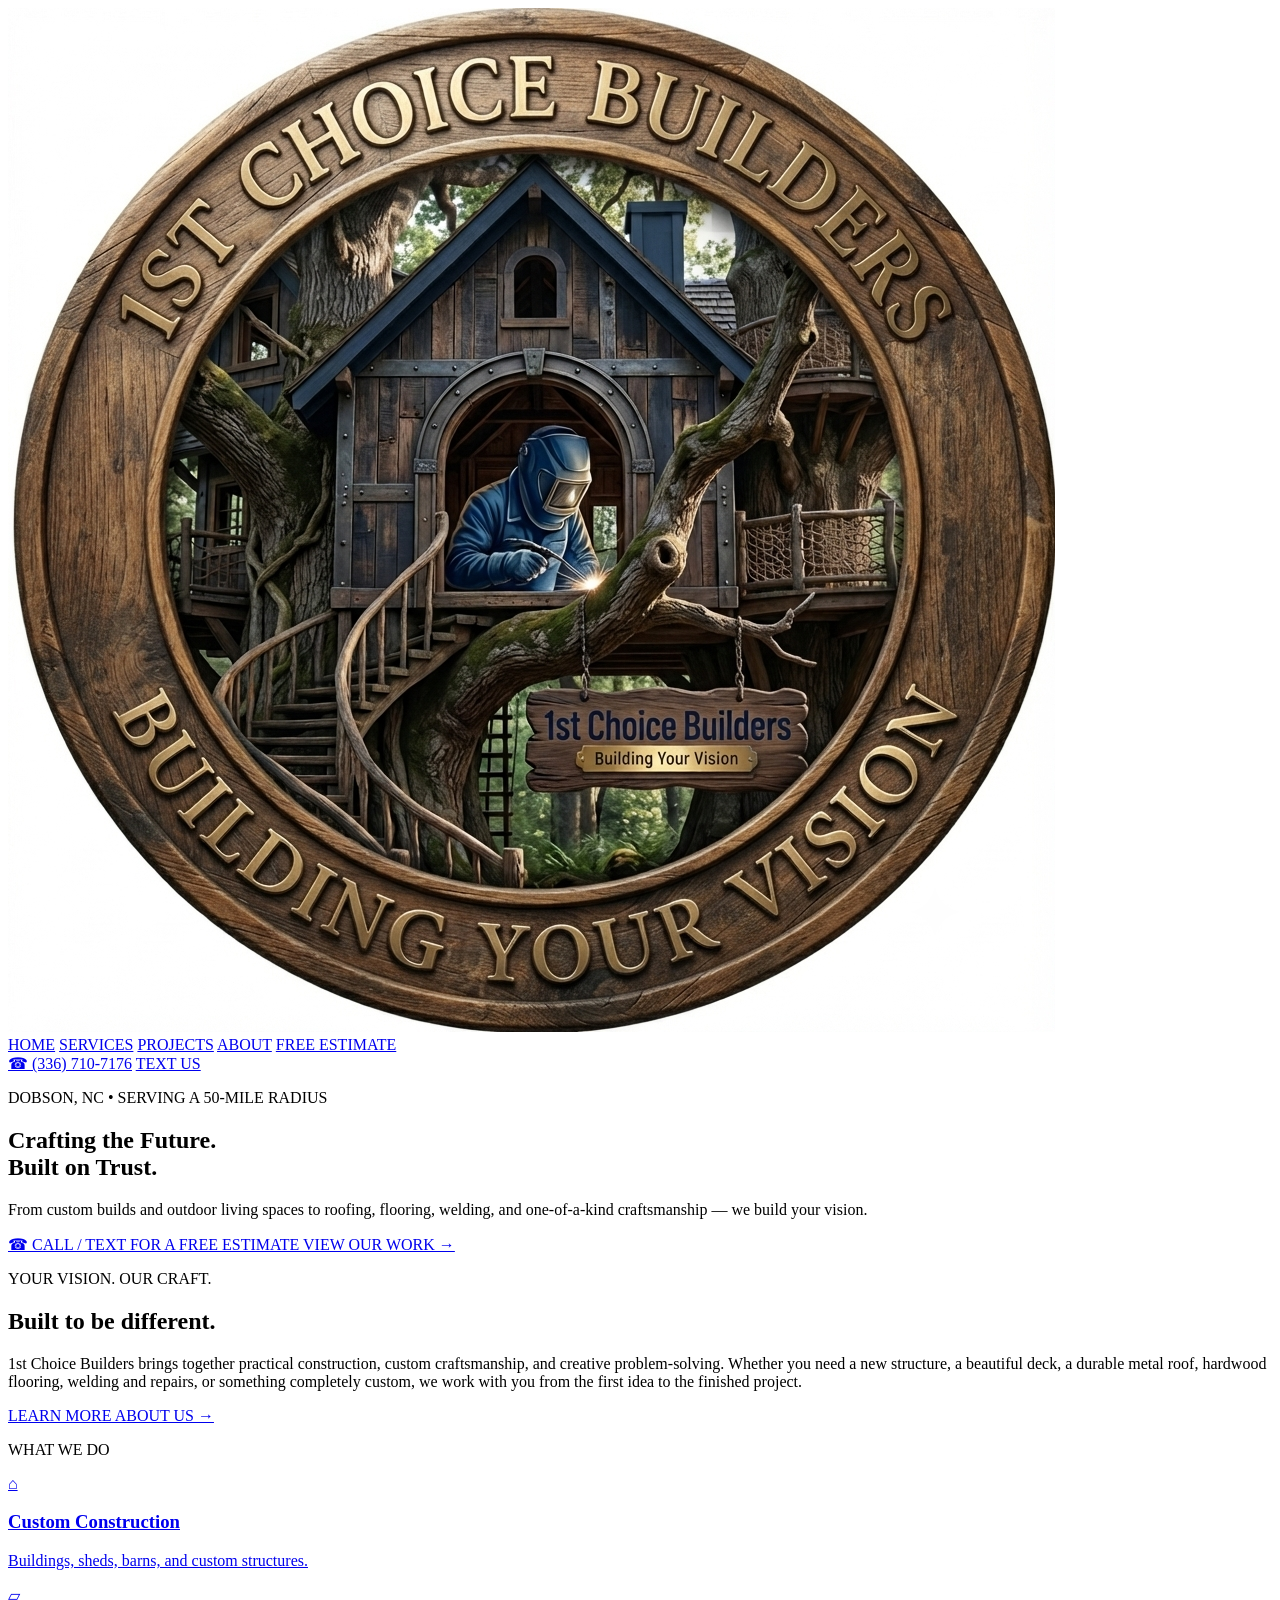
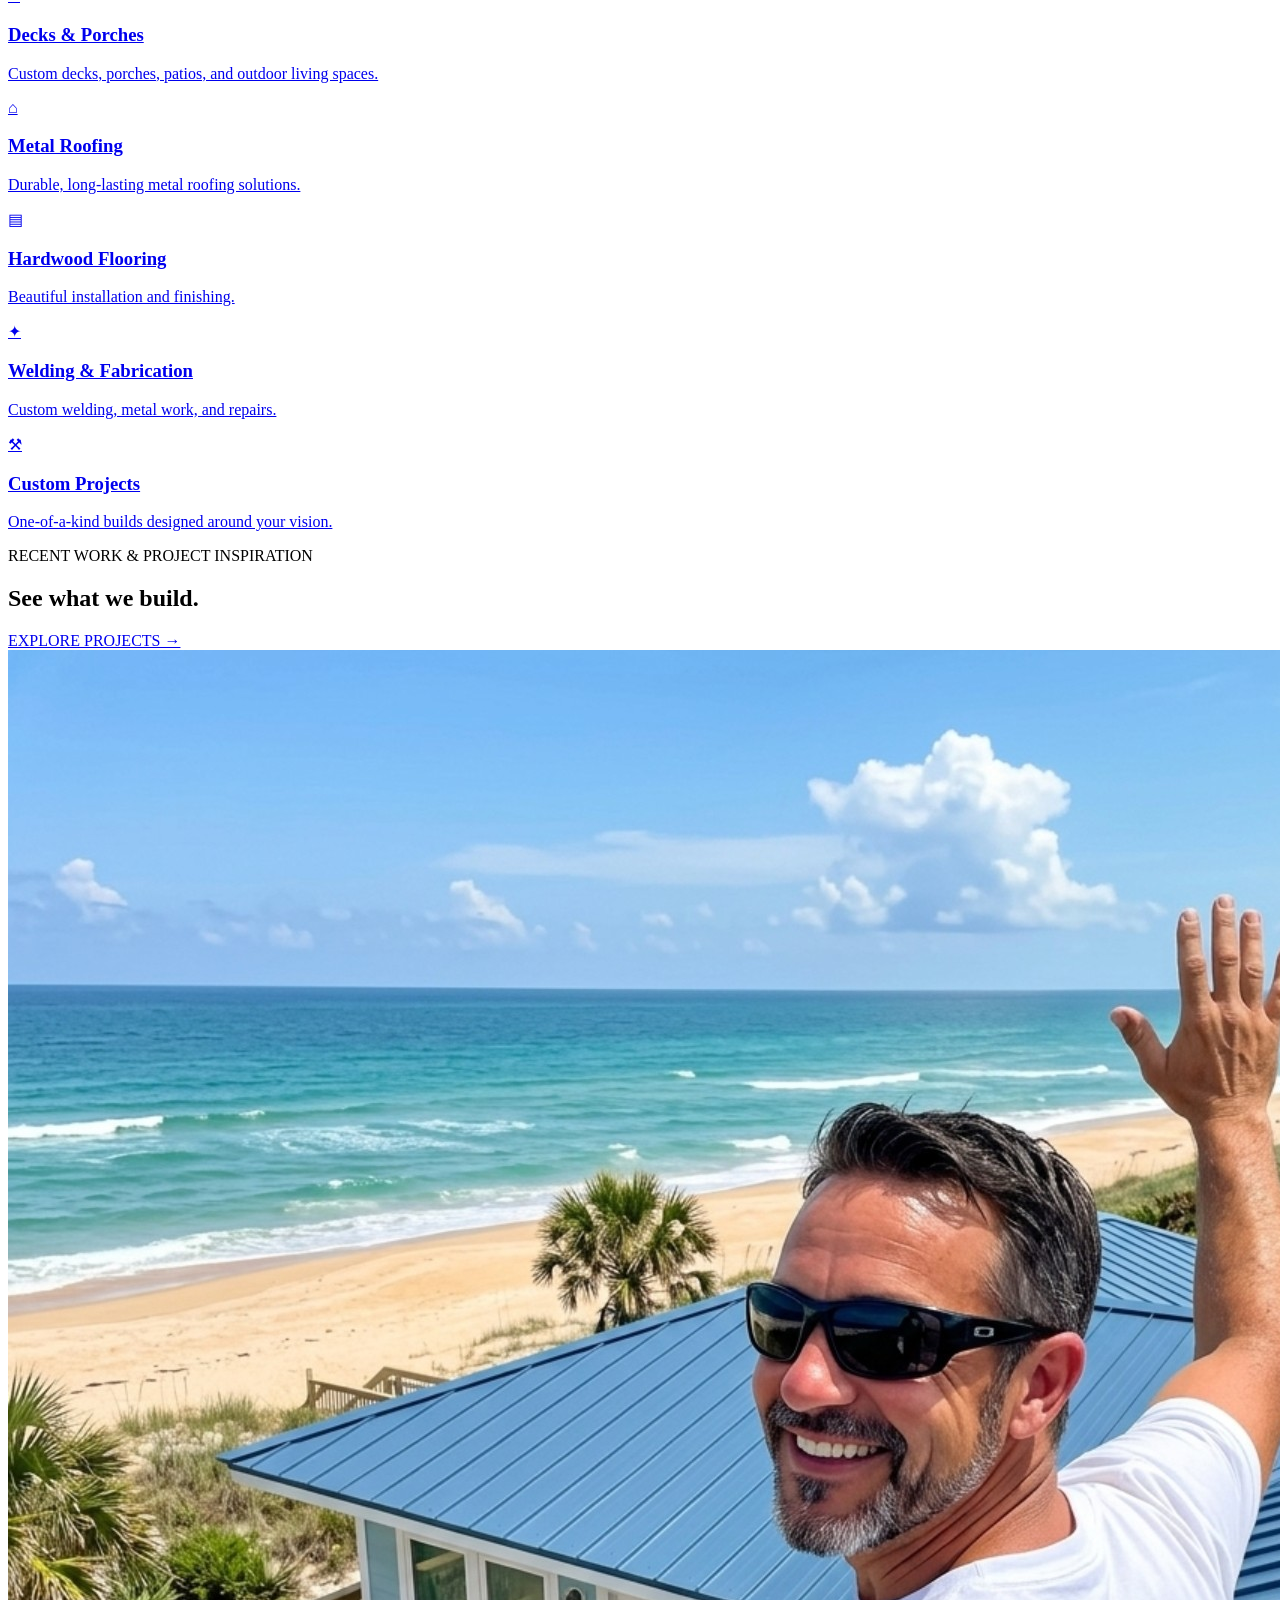
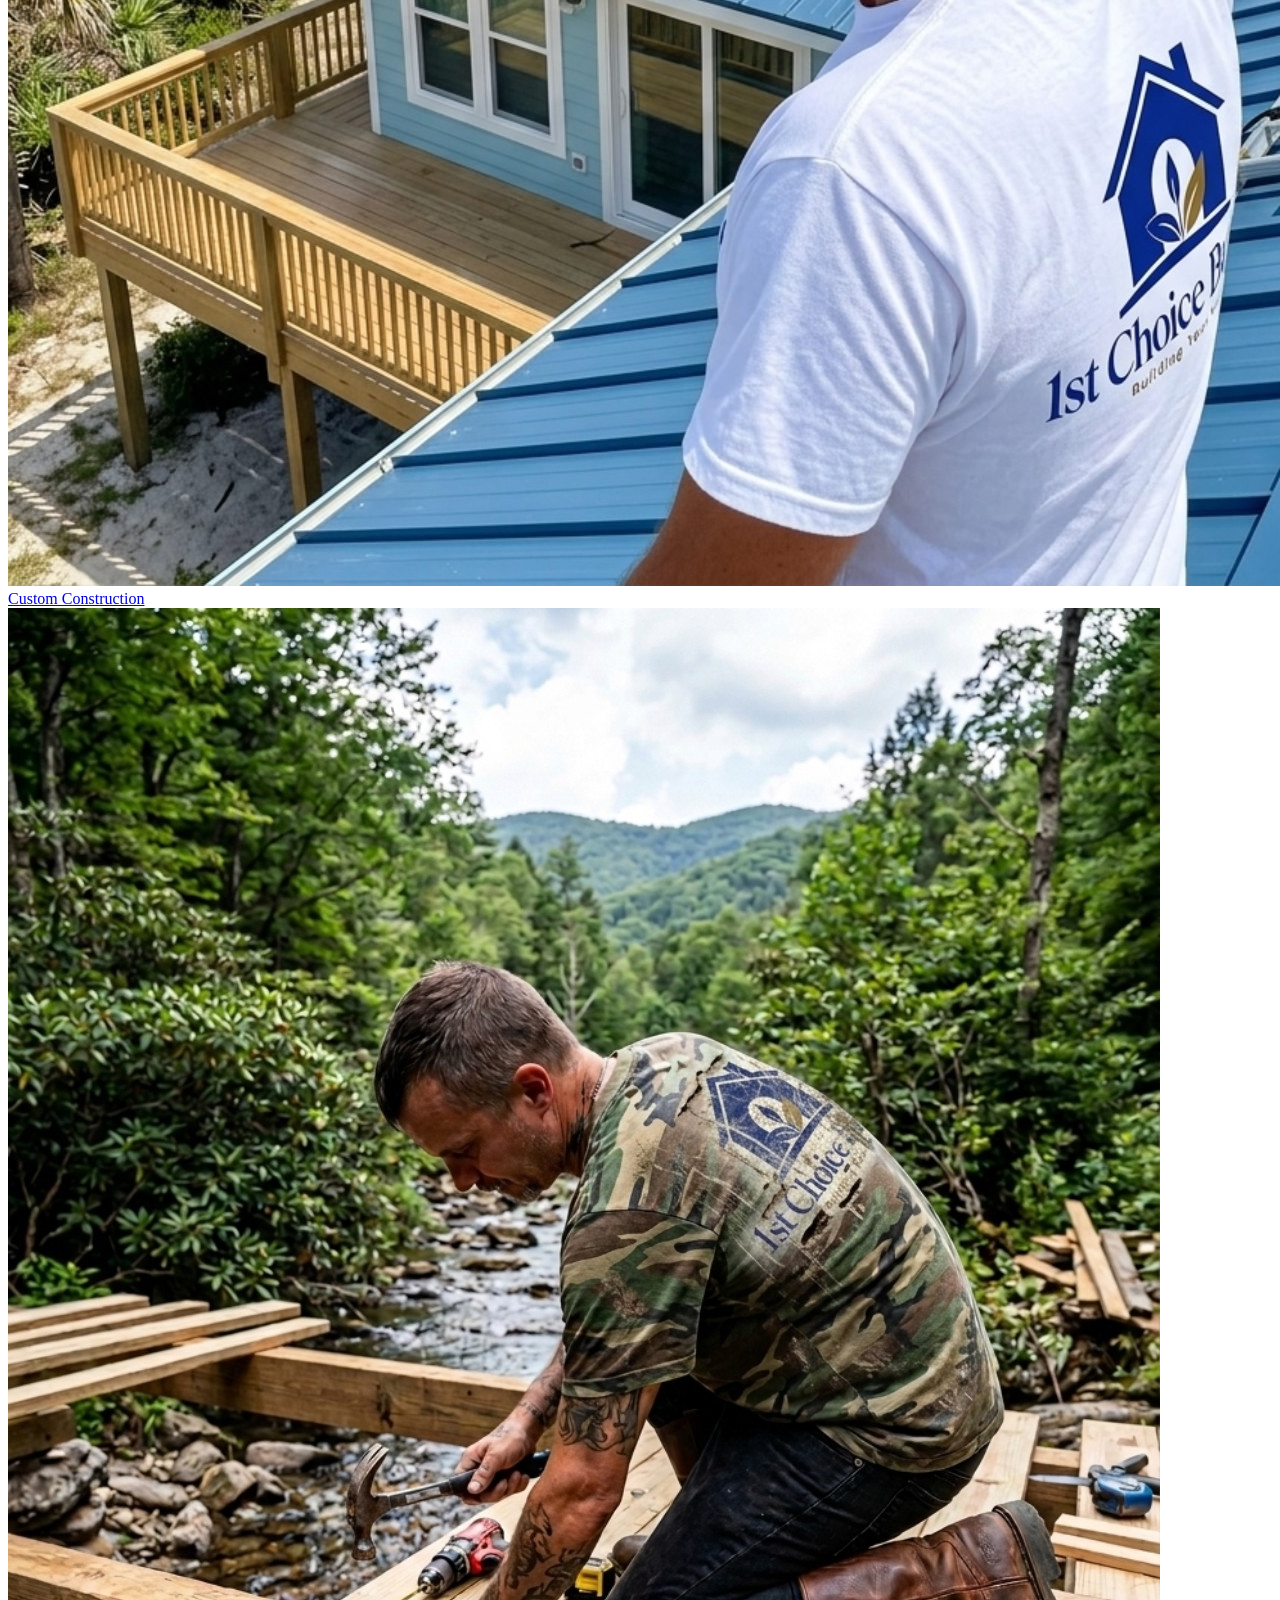
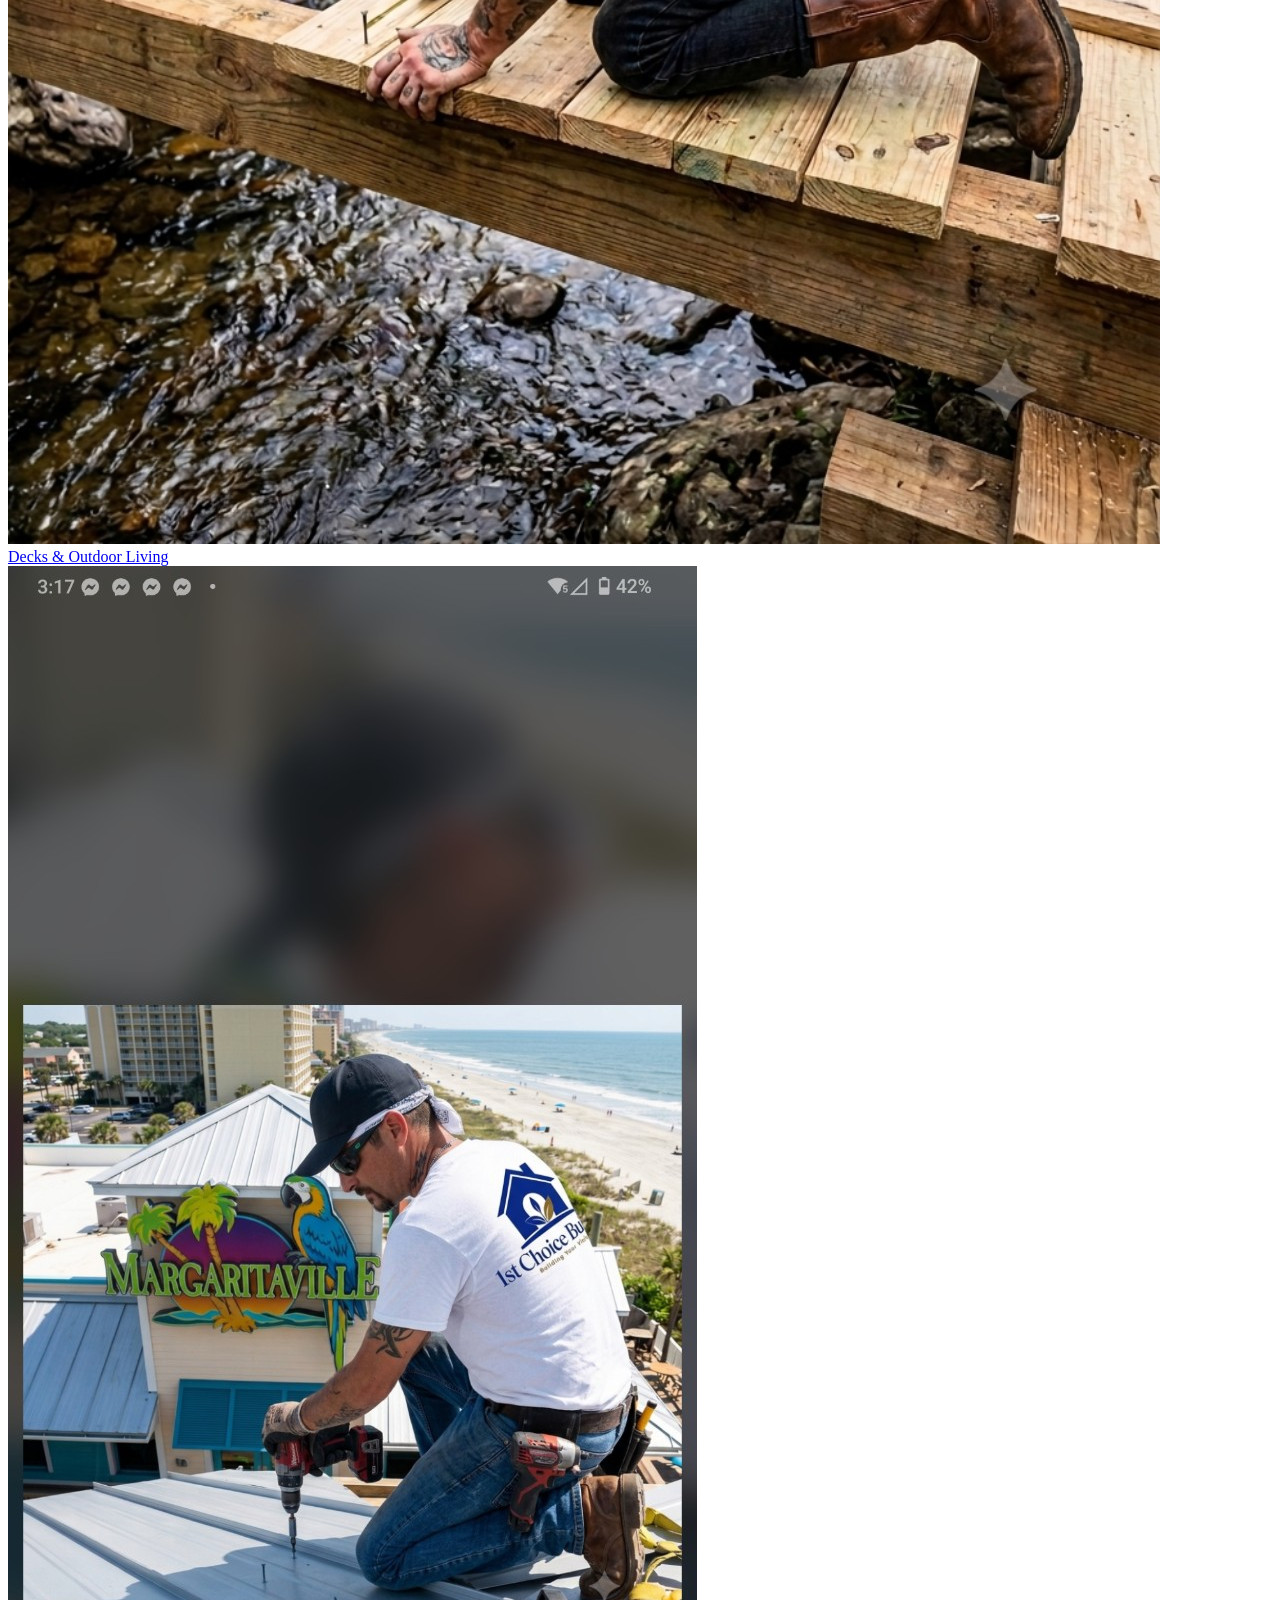
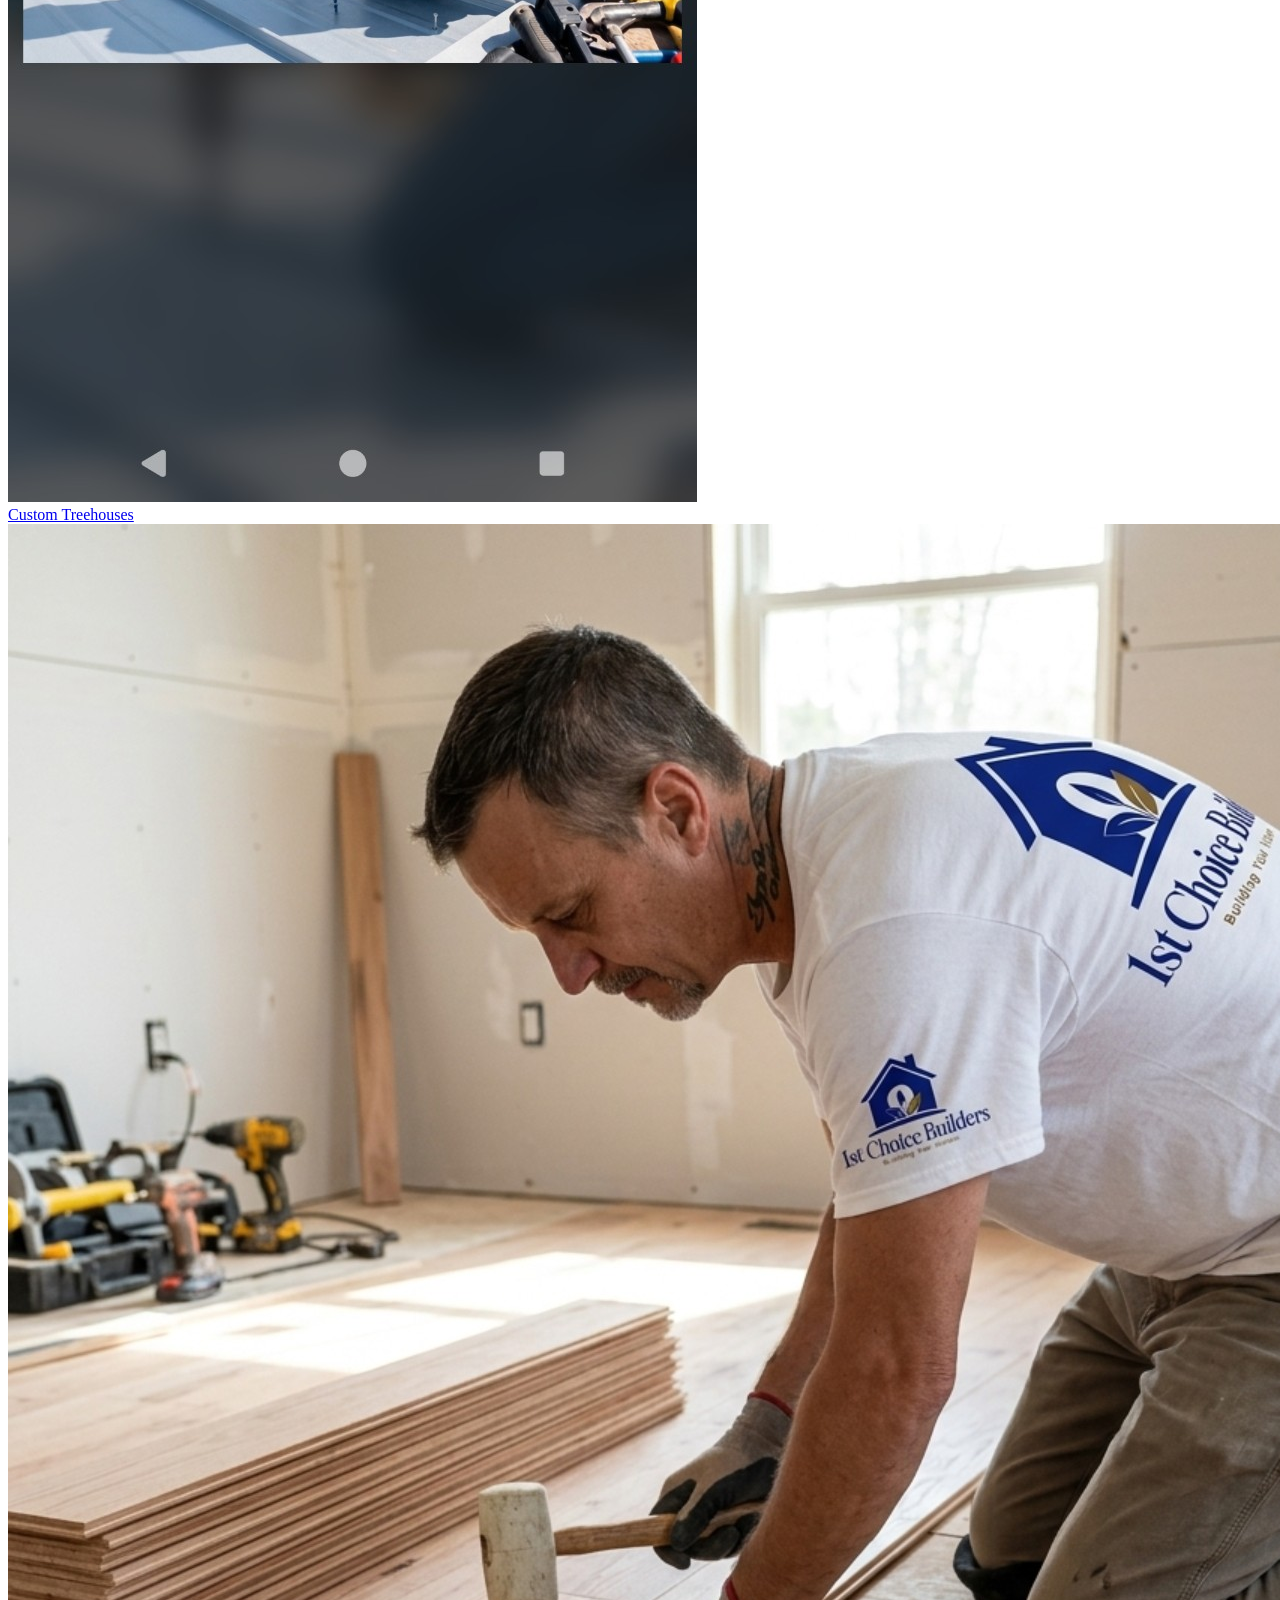
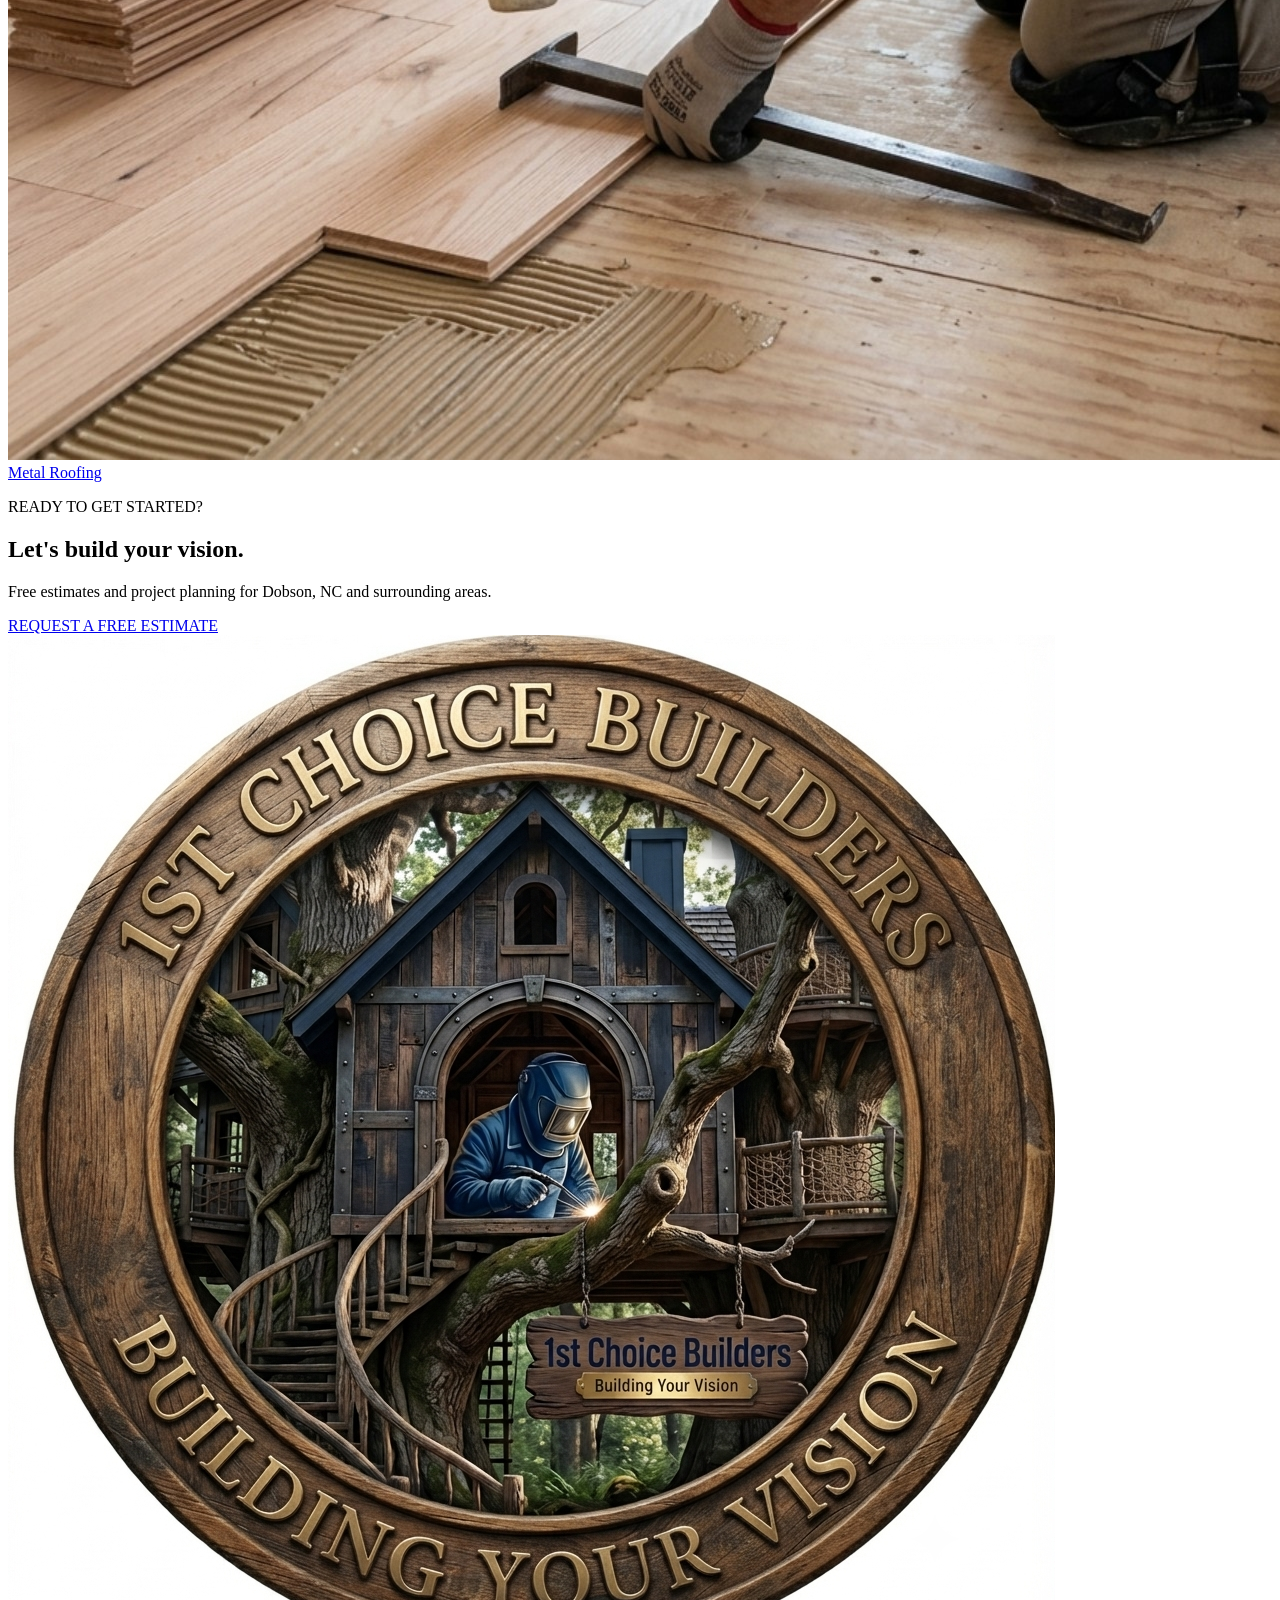
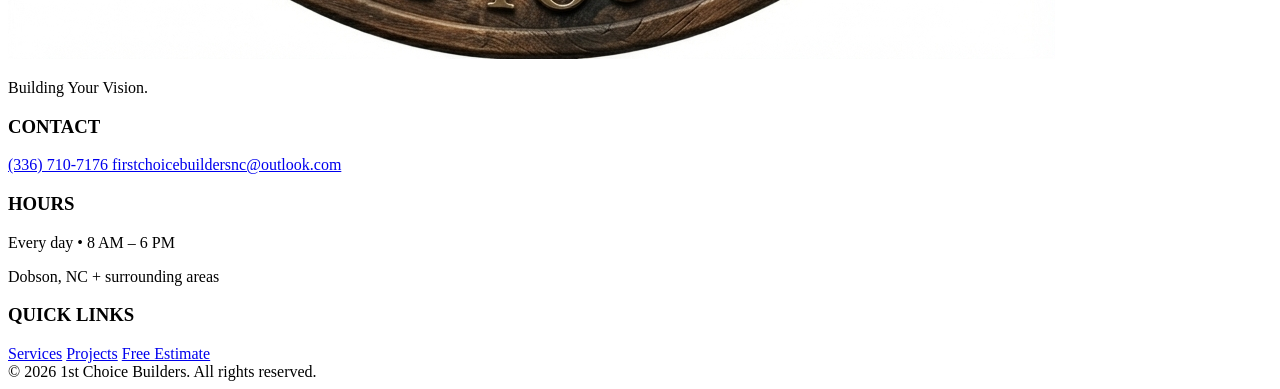
<file: index.html>
<!DOCTYPE html>
<html lang="en">
<head>
  <meta charset="UTF-8">
  <meta name="viewport" content="width=device-width, initial-scale=1.0">

  <title>1st Choice Builders | Dobson, NC</title>

  <meta name="description" content="1st Choice Builders provides custom construction, decks, porches, outdoor buildings, treehouses, metal roofing, welding, blacksmithing, repairs, and additions in[...]

  <link rel="stylesheet" href="styles.css">
</head>

<body>

  <!-- HEADER / NAVIGATION -->
  <header class="site-header">

    <a href="index.html" class="logo-link">
      <img src="website-logo.png" alt="1st Choice Builders logo">
    </a>

    <nav class="main-nav">
      <a href="index.html">HOME</a>
      <a href="services.html">SERVICES</a>
      <a href="projects.html">PROJECTS</a>
      <a href="about.html">ABOUT</a>
      <a href="estimate.html">FREE ESTIMATE</a>
    </nav>

    <div class="header-contact">
      <a href="tel:3367107176">☎ (336) 710-7176</a>
      <a href="sms:3367107176" class="header-button">TEXT US</a>
    </div>

  </header>


  <!-- HERO SECTION -->
  <main>

    <section class="hero">

      <div class="hero-overlay"></div>

      <div class="hero-content">

        <p class="location">
          DOBSON, NC • SERVING A 50-MILE RADIUS
        </p>

        <h1>
          Crafting the Future.<br>
          Built on Trust.
        </h1>

        <p class="hero-description">
          From custom builds and outdoor living spaces to roofing,
          flooring, welding, and one-of-a-kind craftsmanship —
          we build your vision.
        </p>

        <div class="hero-buttons">

          <a href="tel:3367107176" class="button button-gold">
            ☎ CALL / TEXT FOR A FREE ESTIMATE
          </a>

          <a href="projects.html" class="button button-outline">
            VIEW OUR WORK →
          </a>

        </div>

      </div>

    </section>


    <!-- INTRODUCTION -->
    <section class="intro-section">

      <div class="intro-text">

        <p class="section-label">
          YOUR VISION. OUR CRAFT.
        </p>

        <h2>
          Built to be different.
        </h2>

        <p>
          1st Choice Builders brings together practical construction,
          custom craftsmanship, and creative problem-solving.
          Whether you need a new structure, a beautiful deck,
          a durable metal roof, hardwood flooring, welding and repairs,
          or something completely custom, we work with you from the
          first idea to the finished project.
        </p>

        <a href="about.html" class="text-link">
          LEARN MORE ABOUT US →
        </a>

      </div>


      <!-- SERVICES -->
      <div class="services-preview">

        <p class="section-label">
          WHAT WE DO
        </p>

        <div class="service-grid">

          <a href="services.html" class="service-card">
            <div class="service-icon">⌂</div>
            <h3>Custom Construction</h3>
            <p>
              Buildings, sheds, barns, and custom structures.
            </p>
          </a>

          <a href="services.html" class="service-card">
            <div class="service-icon">▱</div>
            <h3>Decks & Porches</h3>
            <p>
              Custom decks, porches, patios, and outdoor living spaces.
            </p>
          </a>

          <a href="services.html" class="service-card">
            <div class="service-icon">⌂</div>
            <h3>Metal Roofing</h3>
            <p>
              Durable, long-lasting metal roofing solutions.
            </p>
          </a>

          <a href="services.html" class="service-card">
            <div class="service-icon">▤</div>
            <h3>Hardwood Flooring</h3>
            <p>
              Beautiful installation and finishing.
            </p>
          </a>

          <a href="services.html" class="service-card">
            <div class="service-icon">✦</div>
            <h3>Welding & Fabrication</h3>
            <p>
              Custom welding, metal work, and repairs.
            </p>
          </a>

          <a href="services.html" class="service-card">
            <div class="service-icon">⚒</div>
            <h3>Custom Projects</h3>
            <p>
              One-of-a-kind builds designed around your vision.
            </p>
          </a>

        </div>

      </div>

    </section>


    <!-- PROJECTS -->
    <section class="projects-section">

      <div class="section-heading">

        <p class="section-label">
          RECENT WORK & PROJECT INSPIRATION
        </p>

        <h2>
          See what we build.
        </h2>

        <a href="projects.html" class="text-link">
          EXPLORE PROJECTS →
        </a>

      </div>


      <div class="project-grid">

        <a href="projects.html" class="project-card">
          <img src="bridge-build.png" alt="Custom bridge construction">
          <div class="project-title">
            Custom Construction
          </div>
        </a>

        <a href="projects.html" class="project-card">
          <img src="deck-cabin.png" alt="Custom deck and outdoor construction">
          <div class="project-title">
            Decks & Outdoor Living
          </div>
        </a>

        <a href="projects.html" class="project-card">
          <img src="custom-treehouse.png" alt="Custom treehouse construction">
          <div class="project-title">
            Custom Treehouses
          </div>
        </a>

        <a href="projects.html" class="project-card">
          <img src="metal-roofing.png" alt="Metal roofing project">
          <div class="project-title">
            Metal Roofing
          </div>
        </a>

      </div>

    </section>


    <!-- CALL TO ACTION -->
    <section class="cta-section">

      <p class="section-label">
        READY TO GET STARTED?
      </p>

      <h2>
        Let's build your vision.
      </h2>

      <p>
        Free estimates and project planning for Dobson, NC
        and surrounding areas.
      </p>

      <a href="estimate.html" class="button button-gold">
        REQUEST A FREE ESTIMATE
      </a>

    </section>

  </main>


  <!-- FOOTER -->
  <footer class="site-footer">

    <div class="footer-brand">

      <img src="website-logo.png" alt="1st Choice Builders logo">

      <p>
        Building Your Vision.
      </p>

    </div>


    <div class="footer-contact">

      <h3>CONTACT</h3>

      <a href="tel:3367107176">
        (336) 710-7176
      </a>

      <a href="mailto:firstchoicebuildersnc@outlook.com">
        firstchoicebuildersnc@outlook.com
      </a>

    </div>


    <div class="footer-hours">

      <h3>HOURS</h3>

      <p>
        Every day • 8 AM – 6 PM
      </p>

      <p>
        Dobson, NC + surrounding areas
      </p>

    </div>


    <div class="footer-links">

      <h3>QUICK LINKS</h3>

      <a href="services.html">Services</a>
      <a href="projects.html">Projects</a>
      <a href="estimate.html">Free Estimate</a>

    </div>

    <div class="copyright">
      © 2026 1st Choice Builders. All rights reserved.
    </div>

  </footer>

</body>
</html>
</file>
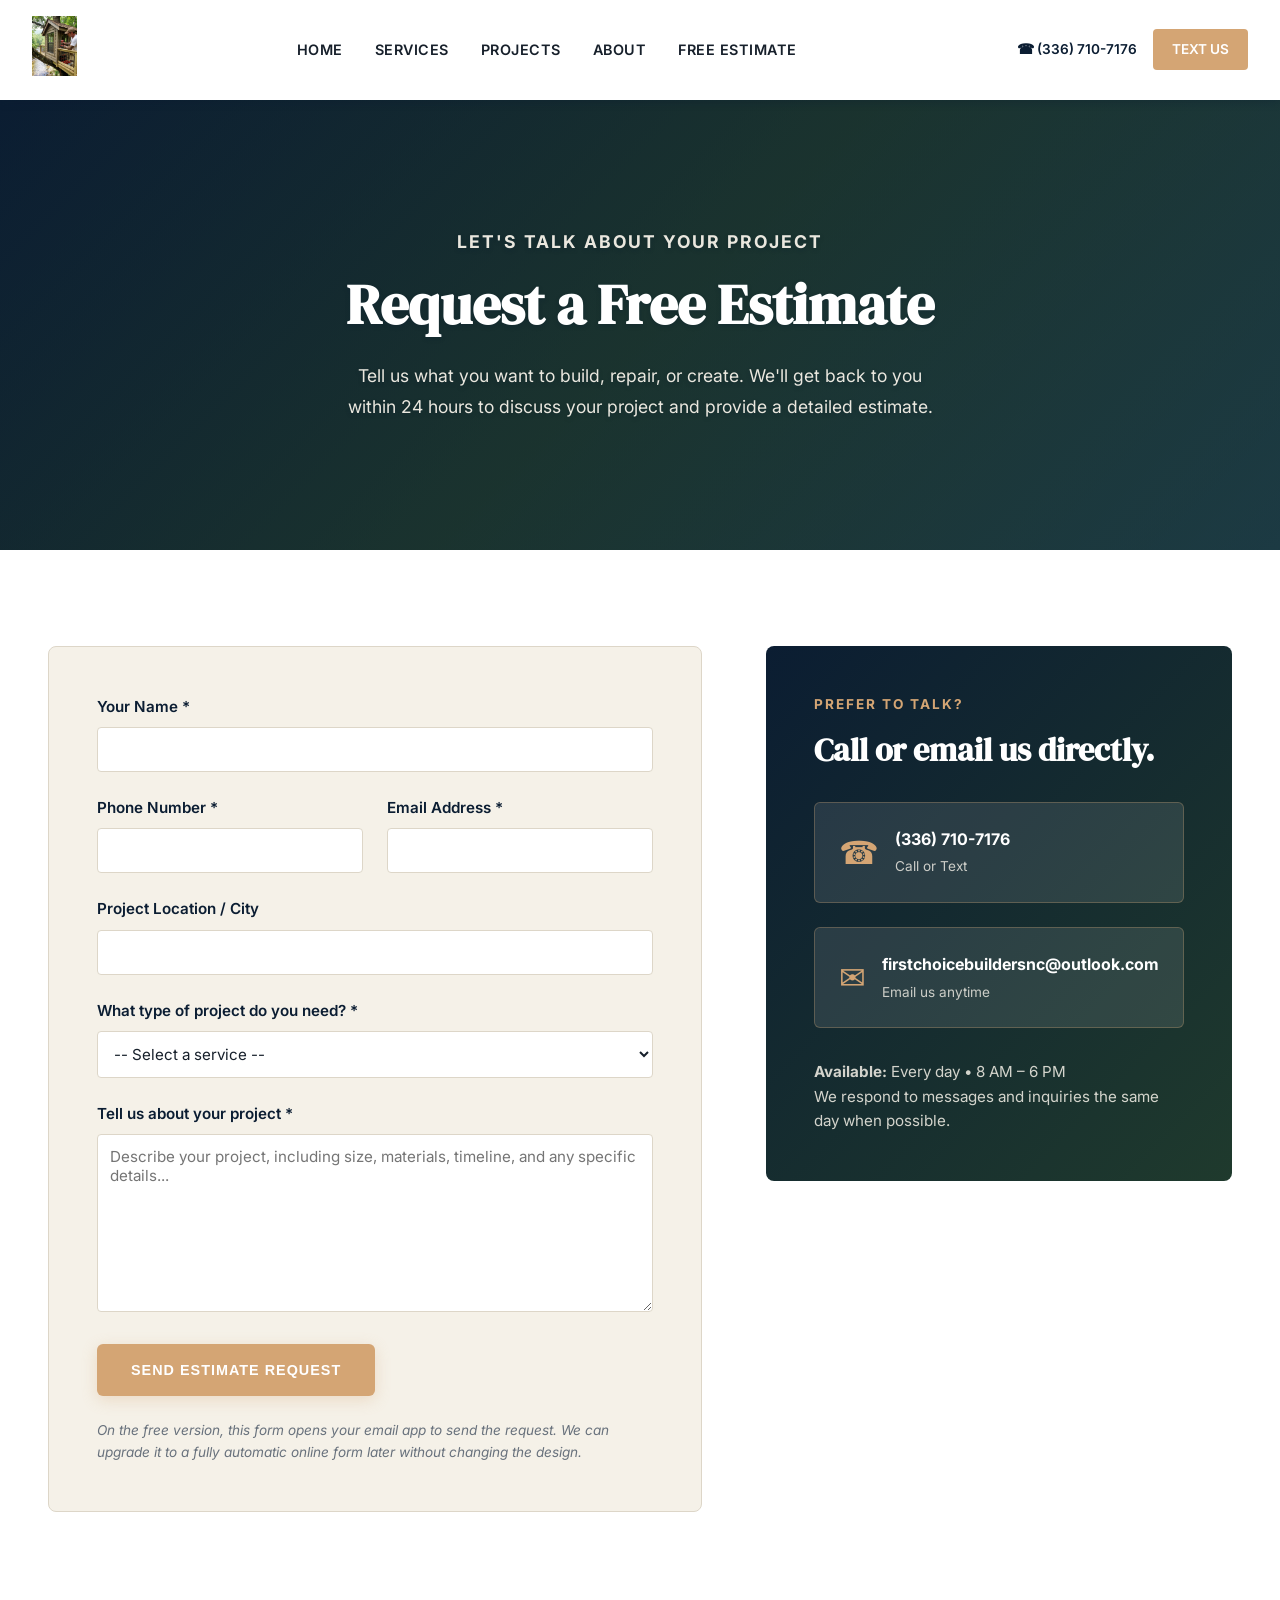
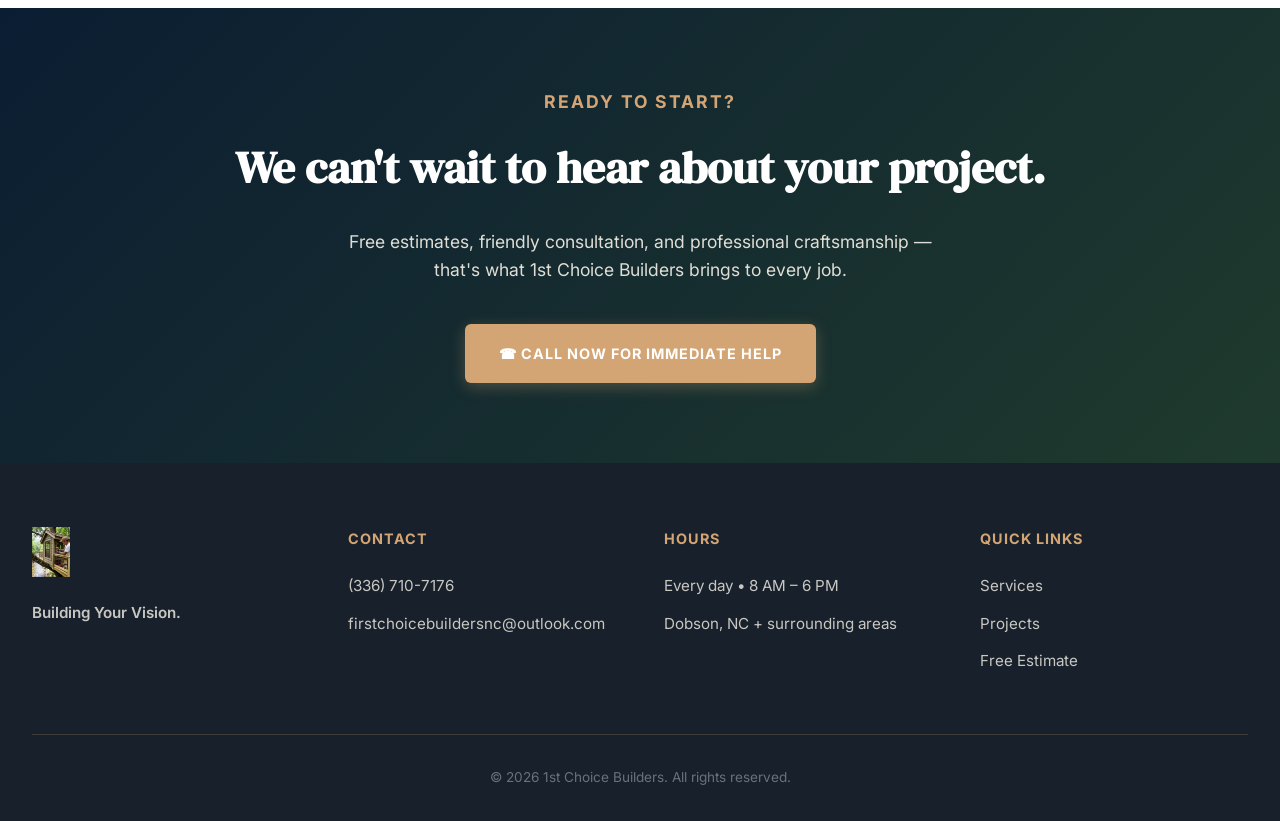
<file: estimate.html>
<!DOCTYPE html>
<html lang="en">
<head>
  <meta charset="UTF-8">
  <meta name="viewport" content="width=device-width, initial-scale=1.0">
  <title>Free Estimate | 1st Choice Builders</title>
  <link rel="stylesheet" href="styles.css">
</head>

<body>

  <!-- HEADER / NAVIGATION -->
  <header class="site-header">
    <a href="index.html" class="logo-link">
      <img src="logo.png" alt="1st Choice Builders logo">
    </a>

    <nav class="main-nav">
      <a href="index.html">HOME</a>
      <a href="services.html">SERVICES</a>
      <a href="projects.html">PROJECTS</a>
      <a href="about.html">ABOUT</a>
      <a href="estimate.html">FREE ESTIMATE</a>
    </nav>

    <div class="header-contact">
      <a href="tel:3367107176">☎ (336) 710-7176</a>
      <a href="sms:3367107176" class="header-button">TEXT US</a>
    </div>
  </header>

  <main>

    <!-- PAGE HERO -->
    <section class="page-hero">
      <div class="hero-overlay"></div>
      <div class="page-hero-content">
        <p class="section-label">LET'S TALK ABOUT YOUR PROJECT</p>
        <h1>Request a Free Estimate</h1>
        <p>Tell us what you want to build, repair, or create. We'll get back to you within 24 hours to discuss your project and provide a detailed estimate.</p>
      </div>
    </section>

    <!-- FORM SECTION -->
    <section class="estimate-section">

      <div class="form-wrapper">
        <form id="estimateForm" action="mailto:firstchoicebuildersnc@outlook.com" method="post" enctype="text/plain">

          <div class="form-group">
            <label for="name">Your Name *</label>
            <input type="text" id="name" name="Name" required>
          </div>

          <div class="form-row">
            <div class="form-group">
              <label for="phone">Phone Number *</label>
              <input type="tel" id="phone" name="Phone" required>
            </div>
            <div class="form-group">
              <label for="email">Email Address *</label>
              <input type="email" id="email" name="Email" required>
            </div>
          </div>

          <div class="form-group">
            <label for="location">Project Location / City</label>
            <input type="text" id="location" name="Location">
          </div>

          <div class="form-group">
            <label for="project-type">What type of project do you need? *</label>
            <select id="project-type" name="Project Type" required>
              <option value="">-- Select a service --</option>
              <option value="New Construction">New Construction</option>
              <option value="Deck or Porch">Deck or Porch</option>
              <option value="Building / Shed / Barn">Building / Shed / Barn</option>
              <option value="Treehouse / Custom Build">Treehouse / Custom Build</option>
              <option value="Metal Roofing">Metal Roofing</option>
              <option value="Hardwood Flooring">Hardwood Flooring</option>
              <option value="Welding / Fabrication">Welding / Fabrication</option>
              <option value="Repairs / Additions">Repairs / Additions</option>
              <option value="Other">Other / Custom Project</option>
            </select>
          </div>

          <div class="form-group">
            <label for="details">Tell us about your project *</label>
            <textarea id="details" name="Project Details" rows="8" placeholder="Describe your project, including size, materials, timeline, and any specific details..." required></textarea>
          </div>

          <button type="submit" class="button button-gold">SEND ESTIMATE REQUEST</button>

          <p class="form-note">
            On the free version, this form opens your email app to send the request. We can upgrade it to a fully automatic online form later without changing the design.
          </p>

        </form>
      </div>

      <!-- CONTACT ALTERNATIVE -->
      <div class="contact-box">
        <p class="section-label">PREFER TO TALK?</p>
        <h2>Call or email us directly.</h2>
        
        <div class="contact-links">
          <a href="tel:3367107176" class="contact-link">
            <span class="contact-icon">☎</span>
            <span class="contact-info">
              <strong>(336) 710-7176</strong>
              <small>Call or Text</small>
            </span>
          </a>

          <a href="mailto:firstchoicebuildersnc@outlook.com" class="contact-link">
            <span class="contact-icon">✉</span>
            <span class="contact-info">
              <strong>firstchoicebuildersnc@outlook.com</strong>
              <small>Email us anytime</small>
            </span>
          </a>
        </div>

        <p class="contact-hours">
          <strong>Available:</strong> Every day • 8 AM – 6 PM<br>
          We respond to messages and inquiries the same day when possible.
        </p>
      </div>

    </section>

    <!-- CTA SECTION -->
    <section class="cta-section">
      <p class="section-label">READY TO START?</p>
      <h2>We can't wait to hear about your project.</h2>
      <p>Free estimates, friendly consultation, and professional craftsmanship — that's what 1st Choice Builders brings to every job.</p>
      <a href="tel:3367107176" class="button button-gold">☎ CALL NOW FOR IMMEDIATE HELP</a>
    </section>

  </main>

  <!-- FOOTER -->
  <footer class="site-footer">
    <div class="footer-brand">
      <img src="logo.png" alt="1st Choice Builders logo">
      <p>Building Your Vision.</p>
    </div>

    <div class="footer-contact">
      <h3>CONTACT</h3>
      <a href="tel:3367107176">(336) 710-7176</a>
      <a href="mailto:firstchoicebuildersnc@outlook.com">firstchoicebuildersnc@outlook.com</a>
    </div>

    <div class="footer-hours">
      <h3>HOURS</h3>
      <p>Every day • 8 AM – 6 PM</p>
      <p>Dobson, NC + surrounding areas</p>
    </div>

    <div class="footer-links">
      <h3>QUICK LINKS</h3>
      <a href="services.html">Services</a>
      <a href="projects.html">Projects</a>
      <a href="estimate.html">Free Estimate</a>
    </div>

    <div class="copyright">
      © 2026 1st Choice Builders. All rights reserved.
    </div>
  </footer>

</body>
</html>
</file>
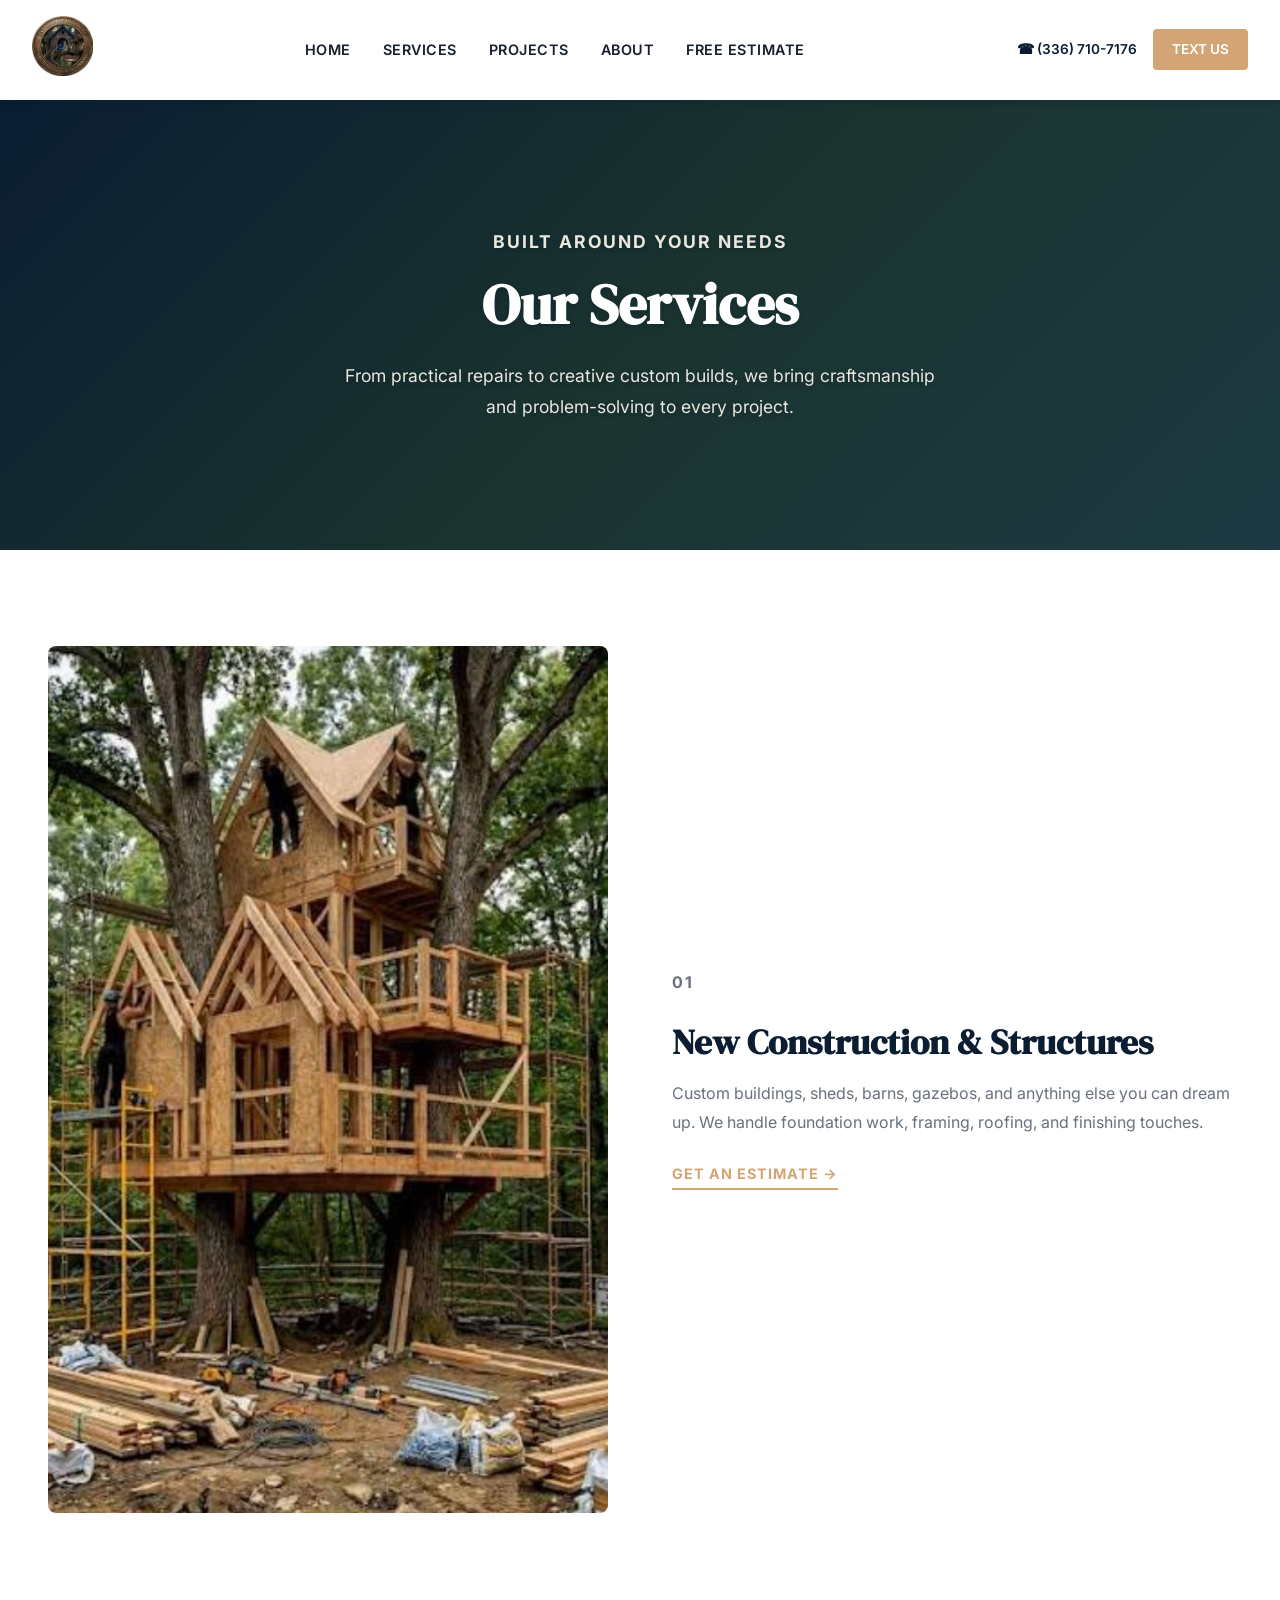
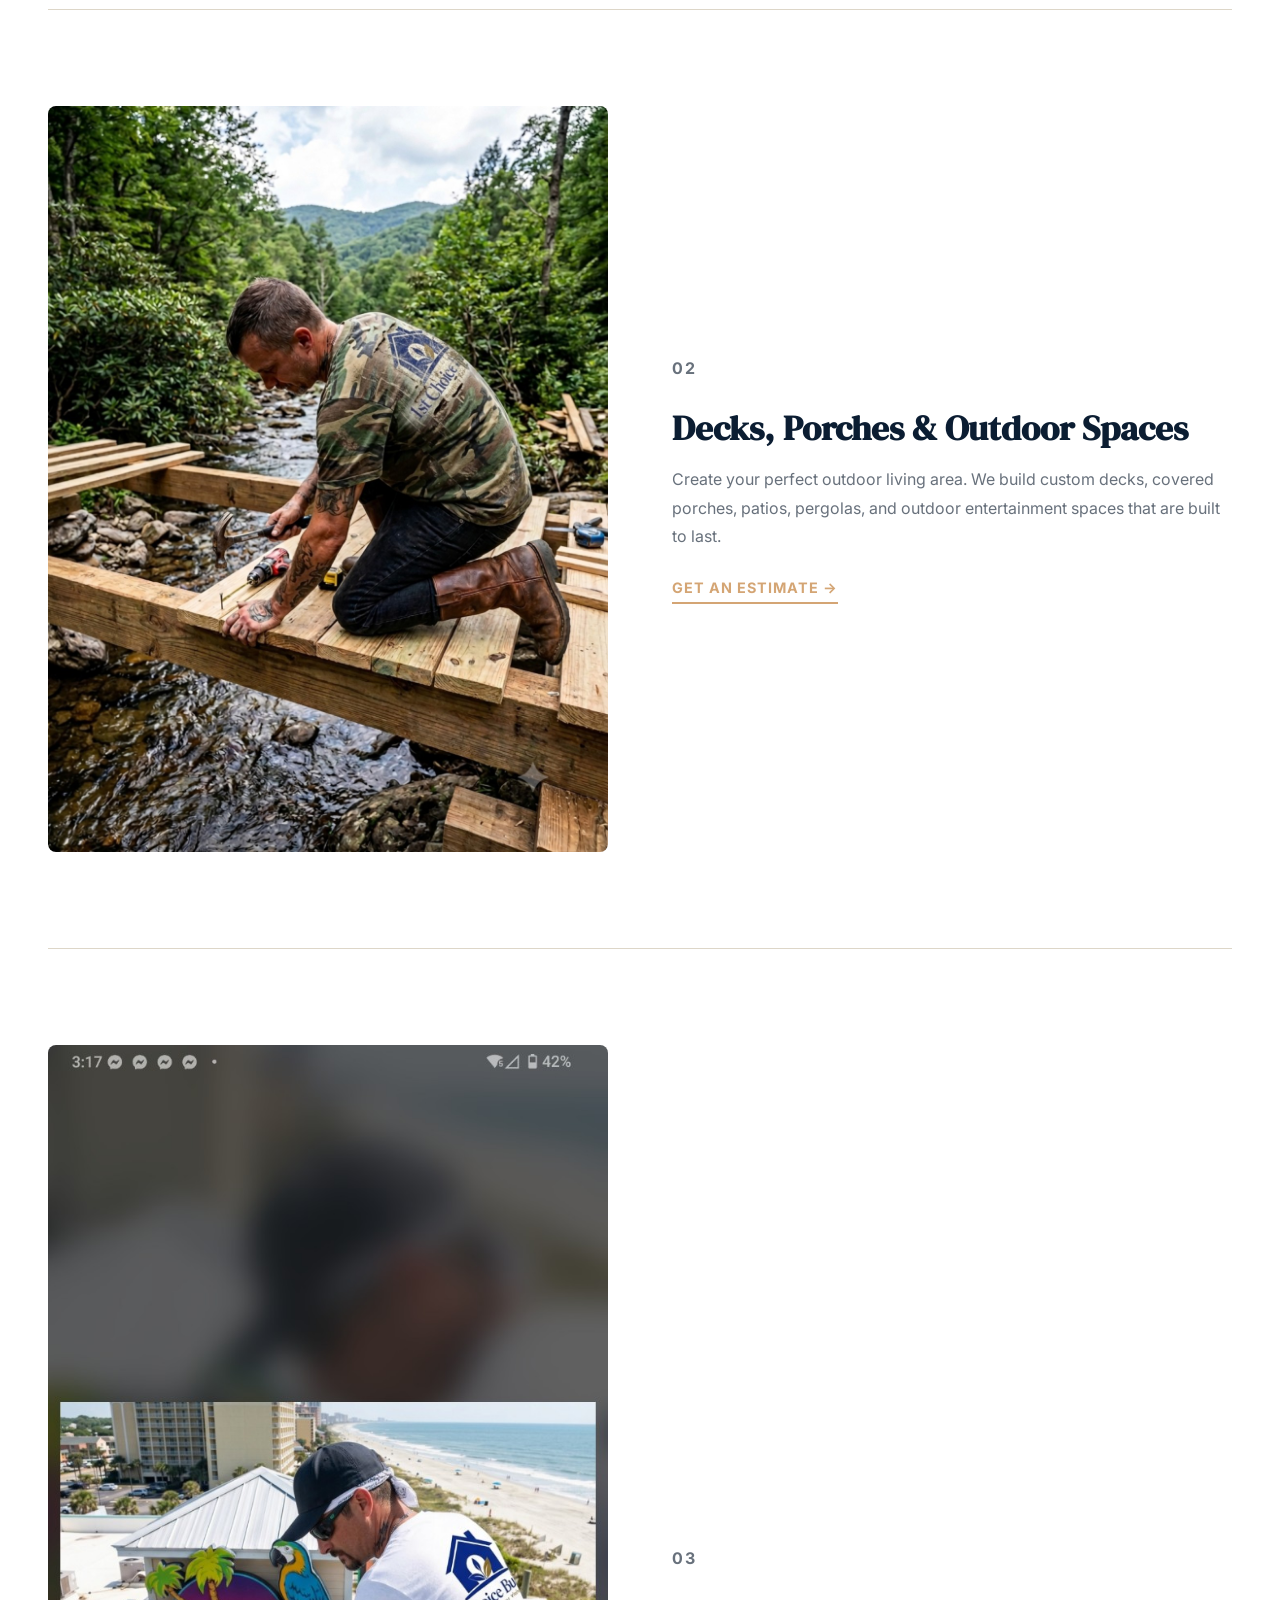
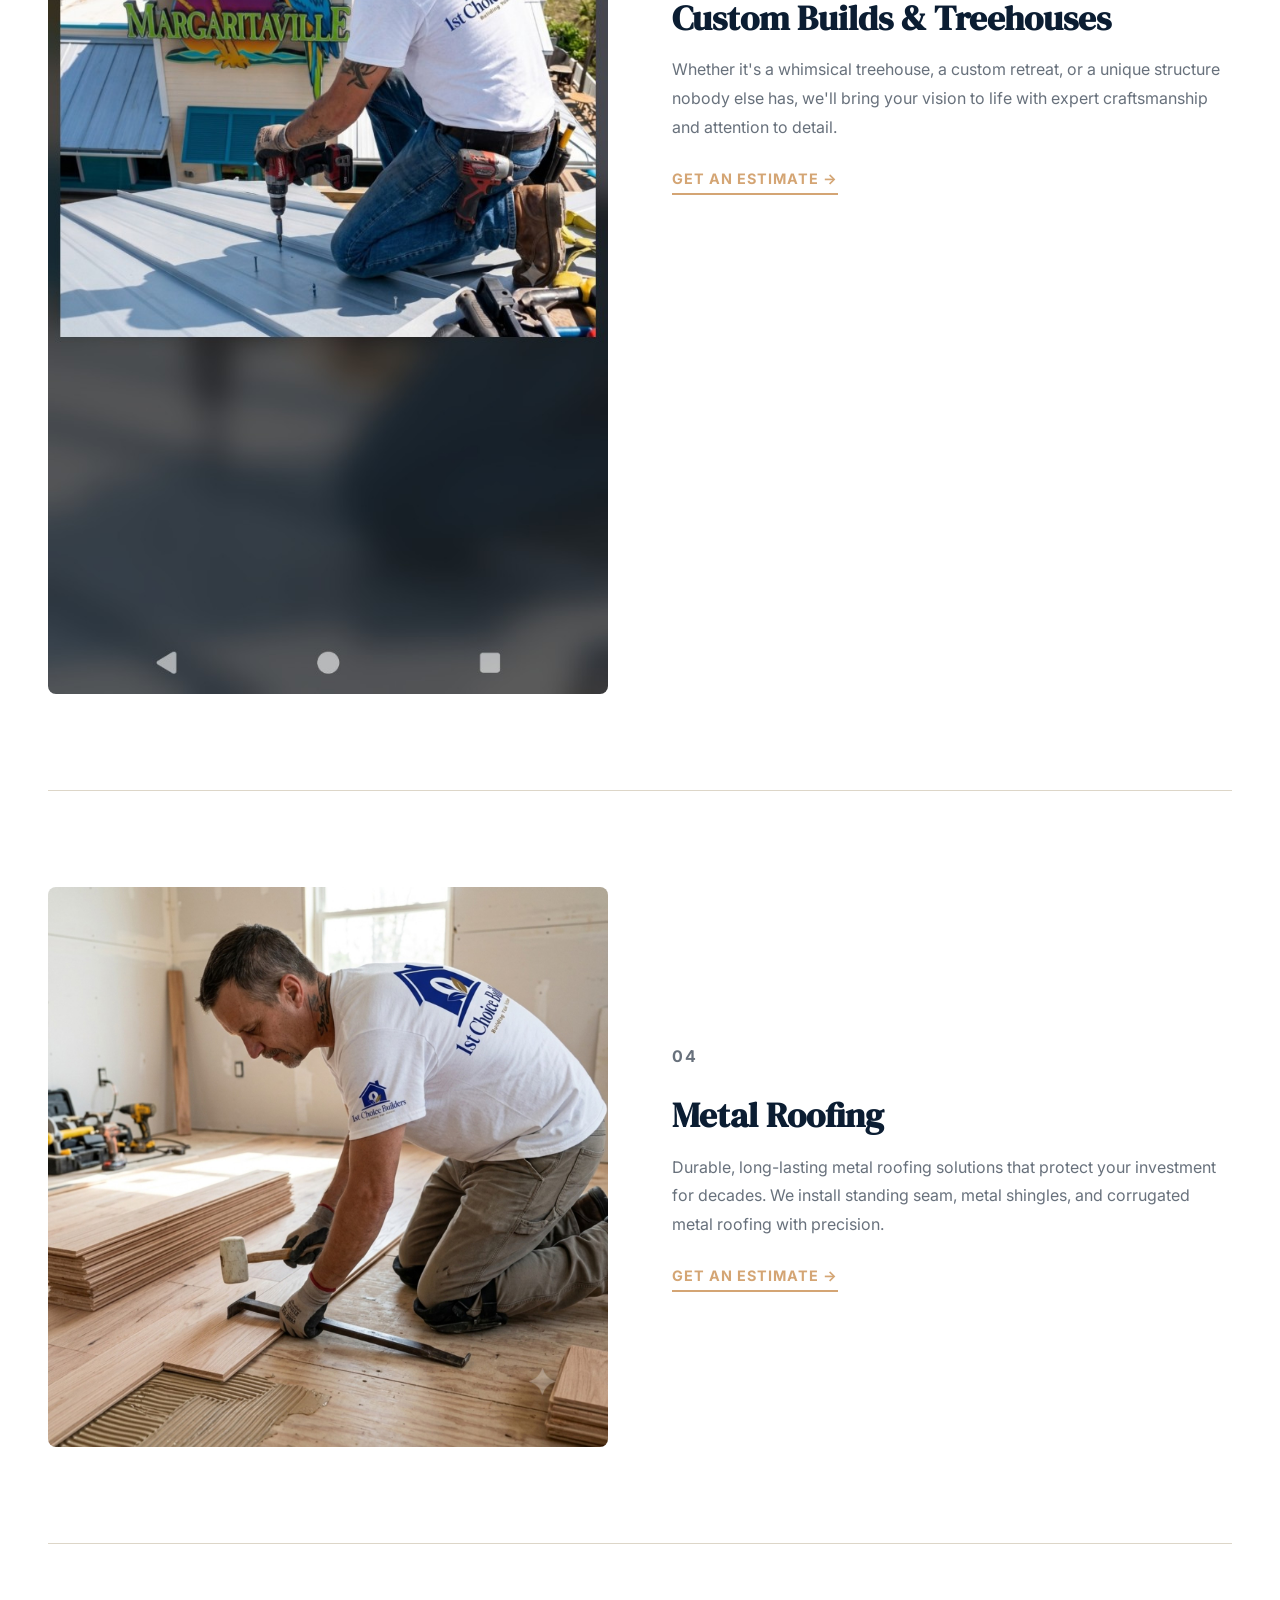
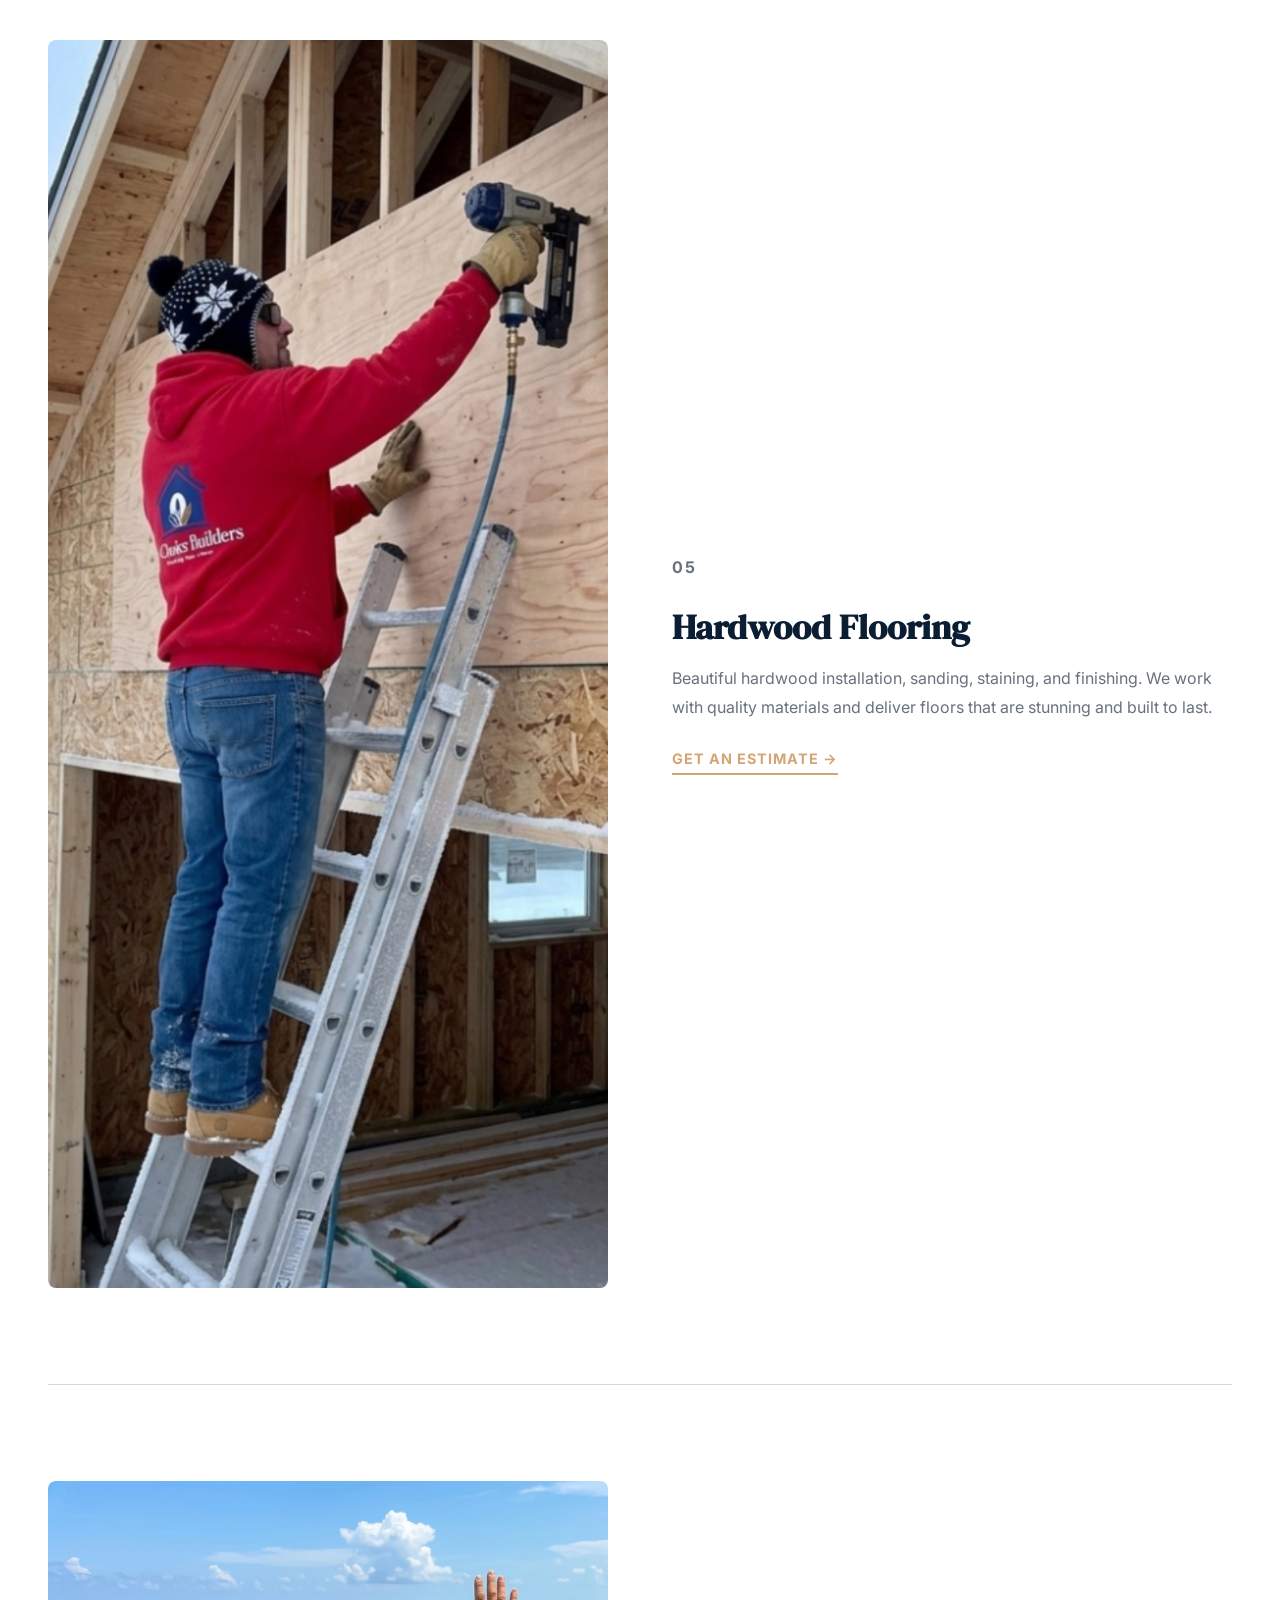
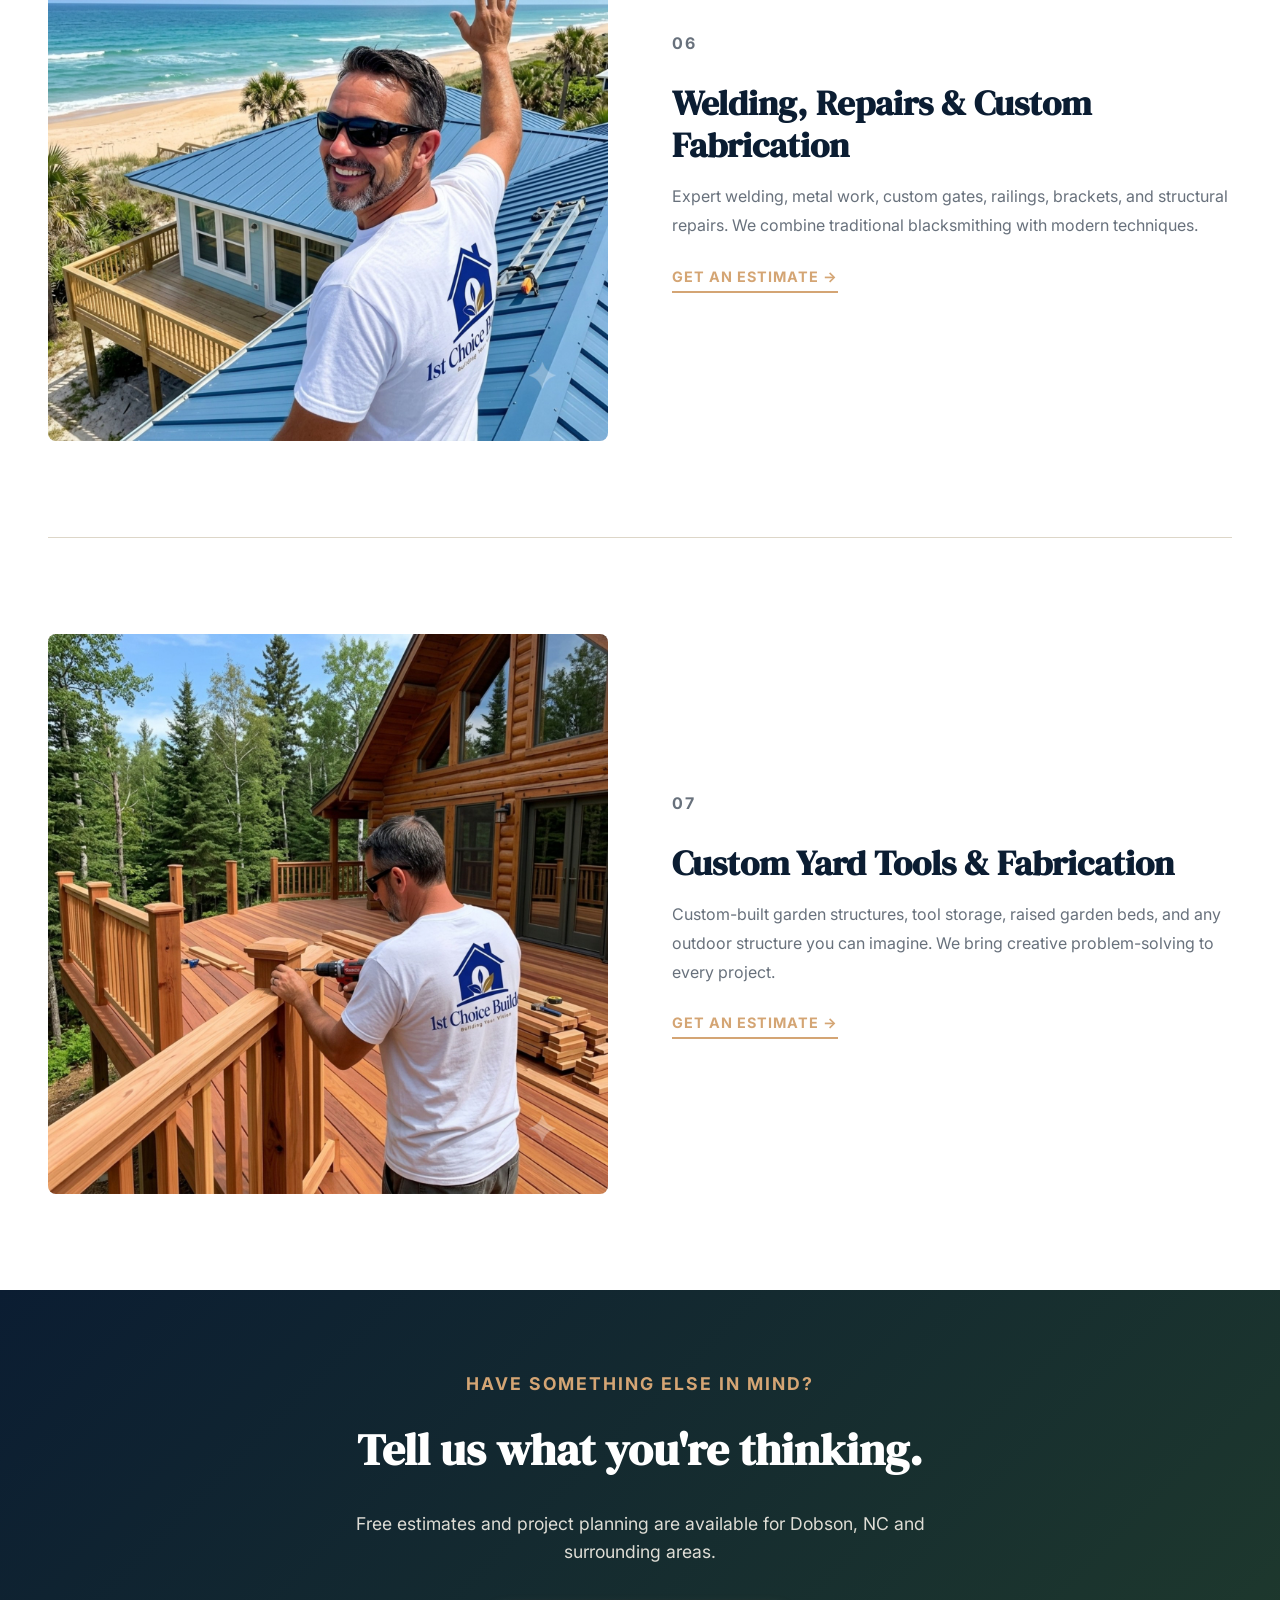
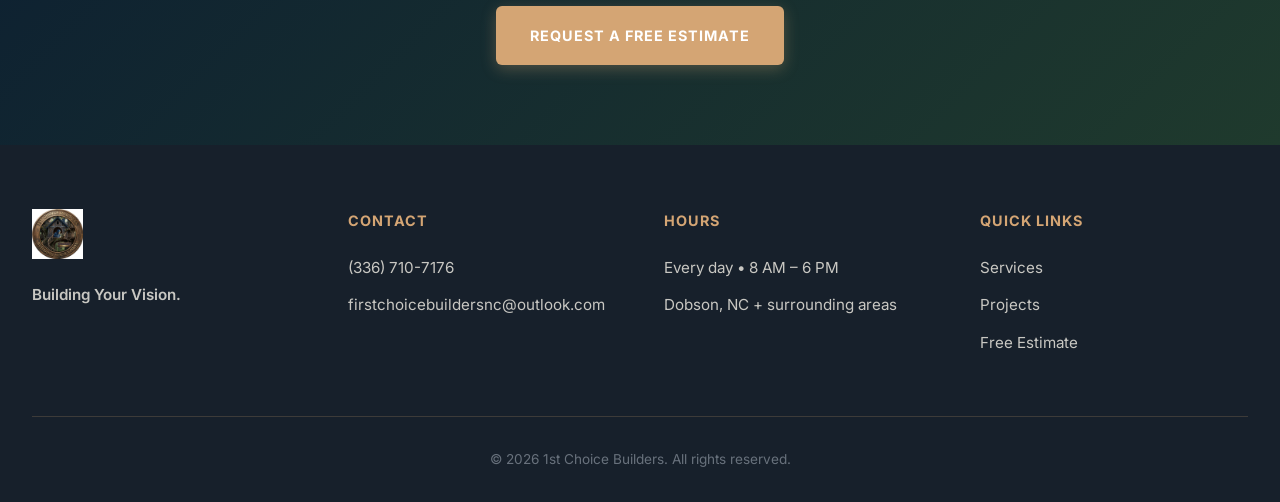
<file: services.html>
<!DOCTYPE html>
<html lang="en">
<head>
  <meta charset="UTF-8">
  <meta name="viewport" content="width=device-width, initial-scale=1.0">
  <title>Services | 1st Choice Builders</title>
  <link rel="stylesheet" href="styles.css">
</head>

<body>

  <!-- HEADER / NAVIGATION -->
  <header class="site-header">
    <a href="index.html" class="logo-link">
      <img src="website-logo.png" alt="1st Choice Builders logo">
    </a>

    <nav class="main-nav">
      <a href="index.html">HOME</a>
      <a href="services.html">SERVICES</a>
      <a href="projects.html">PROJECTS</a>
      <a href="about.html">ABOUT</a>
      <a href="estimate.html">FREE ESTIMATE</a>
    </nav>

    <div class="header-contact">
      <a href="tel:3367107176">☎ (336) 710-7176</a>
      <a href="sms:3367107176" class="header-button">TEXT US</a>
    </div>
  </header>

  <main>

    <!-- PAGE HERO -->
    <section class="page-hero">
      <div class="hero-overlay"></div>
      <div class="page-hero-content">
        <p class="section-label">BUILT AROUND YOUR NEEDS</p>
        <h1>Our Services</h1>
        <p>From practical repairs to creative custom builds, we bring craftsmanship and problem-solving to every project.</p>
      </div>
    </section>

    <!-- SERVICES LIST -->
    <section class="services-list">

      <!-- Service 1: New Construction -->
      <article class="service-row">
        <div class="service-image">
          <img src="new-construction.png" alt="New construction project">
        </div>
        <div class="service-content">
          <p class="service-number">01</p>
          <h2>New Construction & Structures</h2>
          <p>Custom buildings, sheds, barns, gazebos, and anything else you can dream up. We handle foundation work, framing, roofing, and finishing touches.</p>
          <a href="estimate.html" class="text-link">GET AN ESTIMATE →</a>
        </div>
      </article>

      <!-- Service 2: Decks & Porches -->
      <article class="service-row">
        <div class="service-image">
          <img src="deck-cabin.png" alt="Deck and outdoor space">
        </div>
        <div class="service-content">
          <p class="service-number">02</p>
          <h2>Decks, Porches & Outdoor Spaces</h2>
          <p>Create your perfect outdoor living area. We build custom decks, covered porches, patios, pergolas, and outdoor entertainment spaces that are built to last.</p>
          <a href="estimate.html" class="text-link">GET AN ESTIMATE →</a>
        </div>
      </article>

      <!-- Service 3: Custom Treehouses -->
      <article class="service-row">
        <div class="service-image">
          <img src="custom-treehouse.png" alt="Custom treehouse">
        </div>
        <div class="service-content">
          <p class="service-number">03</p>
          <h2>Custom Builds & Treehouses</h2>
          <p>Whether it's a whimsical treehouse, a custom retreat, or a unique structure nobody else has, we'll bring your vision to life with expert craftsmanship and attention to detail.</p>
          <a href="estimate.html" class="text-link">GET AN ESTIMATE →</a>
        </div>
      </article>

      <!-- Service 4: Metal Roofing -->
      <article class="service-row">
        <div class="service-image">
          <img src="metal-roofing.png" alt="Metal roofing installation">
        </div>
        <div class="service-content">
          <p class="service-number">04</p>
          <h2>Metal Roofing</h2>
          <p>Durable, long-lasting metal roofing solutions that protect your investment for decades. We install standing seam, metal shingles, and corrugated metal roofing with precision.</p>
          <a href="estimate.html" class="text-link">GET AN ESTIMATE →</a>
        </div>
      </article>

      <!-- Service 5: Hardwood Flooring -->
      <article class="service-row">
        <div class="service-image">
          <img src="hardwood-flooring.png" alt="Hardwood flooring">
        </div>
        <div class="service-content">
          <p class="service-number">05</p>
          <h2>Hardwood Flooring</h2>
          <p>Beautiful hardwood installation, sanding, staining, and finishing. We work with quality materials and deliver floors that are stunning and built to last.</p>
          <a href="estimate.html" class="text-link">GET AN ESTIMATE →</a>
        </div>
      </article>

      <!-- Service 6: Welding & Fabrication -->
      <article class="service-row">
        <div class="service-image">
          <img src="bridge-build.png" alt="Welding and custom fabrication">
        </div>
        <div class="service-content">
          <p class="service-number">06</p>
          <h2>Welding, Repairs & Custom Fabrication</h2>
          <p>Expert welding, metal work, custom gates, railings, brackets, and structural repairs. We combine traditional blacksmithing with modern techniques.</p>
          <a href="estimate.html" class="text-link">GET AN ESTIMATE →</a>
        </div>
      </article>

      <!-- Service 7: Custom Yard Tools -->
      <article class="service-row">
        <div class="service-image">
          <img src="treehouse-river.png" alt="Custom project">
        </div>
        <div class="service-content">
          <p class="service-number">07</p>
          <h2>Custom Yard Tools & Fabrication</h2>
          <p>Custom-built garden structures, tool storage, raised garden beds, and any outdoor structure you can imagine. We bring creative problem-solving to every project.</p>
          <a href="estimate.html" class="text-link">GET AN ESTIMATE →</a>
        </div>
      </article>

    </section>

    <!-- CTA SECTION -->
    <section class="cta-section">
      <p class="section-label">HAVE SOMETHING ELSE IN MIND?</p>
      <h2>Tell us what you're thinking.</h2>
      <p>Free estimates and project planning are available for Dobson, NC and surrounding areas.</p>
      <a href="estimate.html" class="button button-gold">REQUEST A FREE ESTIMATE</a>
    </section>

  </main>

  <!-- FOOTER -->
  <footer class="site-footer">
    <div class="footer-brand">
      <img src="website-logo.png" alt="1st Choice Builders logo">
      <p>Building Your Vision.</p>
    </div>

    <div class="footer-contact">
      <h3>CONTACT</h3>
      <a href="tel:3367107176">(336) 710-7176</a>
      <a href="mailto:firstchoicebuildersnc@outlook.com">firstchoicebuildersnc@outlook.com</a>
    </div>

    <div class="footer-hours">
      <h3>HOURS</h3>
      <p>Every day • 8 AM – 6 PM</p>
      <p>Dobson, NC + surrounding areas</p>
    </div>

    <div class="footer-links">
      <h3>QUICK LINKS</h3>
      <a href="services.html">Services</a>
      <a href="projects.html">Projects</a>
      <a href="estimate.html">Free Estimate</a>
    </div>

    <div class="copyright">
      © 2026 1st Choice Builders. All rights reserved.
    </div>
  </footer>

</body>
</html>
</file>
<file: styles.css>
@import url('https://fonts.googleapis.com/css2?family=DM+Serif+Display:wght@400;700&family=Inter:wght@400;500;600;700;800&display=swap');

/* COLOR PALETTE - Matched to treehouse image */
:root {
  --navy: #0b1d32;
  --blue: #1a3a52;
  --gold: #d4a574;
  --bronze: #8b6f47;
  --cream: #f5f1e8;
  --dark-green: #2d4a3a;
  --forest-green: #1f3a2d;
  --ink: #17202b;
  --muted: #68717c;
  --line: #ddd6c8;
  --shadow-dark: rgba(11, 29, 50, 0.3);
}

/* RESET & BASE */
* {
  box-sizing: border-box;
  margin: 0;
  padding: 0;
}

html {
  scroll-behavior: smooth;
}

body {
  font-family: 'Inter', Arial, sans-serif;
  color: var(--ink);
  background: var(--cream);
  line-height: 1.6;
}

a {
  color: inherit;
  text-decoration: none;
  transition: all 0.3s ease;
}

/* HEADER / NAVIGATION */
.site-header {
  display: flex;
  justify-content: space-between;
  align-items: center;
  padding: 1rem 2rem;
  background: rgba(255, 255, 255, 0.98);
  box-shadow: 0 2px 8px var(--shadow-dark);
  position: sticky;
  top: 0;
  z-index: 100;
}

.logo-link img {
  height: 60px;
  width: auto;
}

.main-nav {
  display: flex;
  gap: 2rem;
  align-items: center;
}

.main-nav a {
  font-weight: 600;
  font-size: 0.9rem;
  letter-spacing: 0.5px;
  color: var(--ink);
  text-transform: uppercase;
  position: relative;
}

.main-nav a:hover {
  color: var(--gold);
}

.main-nav a:hover::after {
  content: '';
  position: absolute;
  bottom: -5px;
  left: 0;
  width: 100%;
  height: 2px;
  background: var(--gold);
}

.header-contact {
  display: flex;
  gap: 1rem;
  align-items: center;
}

.header-contact a {
  font-weight: 600;
  font-size: 0.85rem;
  color: var(--navy);
}

.header-button {
  background: var(--gold);
  color: white !important;
  padding: 0.6rem 1.2rem;
  border-radius: 4px;
  font-weight: 700;
  text-transform: uppercase;
}

.header-button:hover {
  background: var(--bronze);
  transform: translateY(-2px);
  box-shadow: 0 4px 12px rgba(212, 165, 116, 0.3);
}

/* HERO SECTION - HOME PAGE */
.hero {
  position: relative;
  height: 100vh;
  min-height: 600px;
  background-image: url('hero-image.png');
  background-size: cover;
  background-position: center;
  background-attachment: fixed;
  display: flex;
  align-items: center;
  justify-content: center;
  overflow: hidden;
}

.hero-overlay {
  position: absolute;
  top: 0;
  left: 0;
  right: 0;
  bottom: 0;
  background: linear-gradient(135deg, rgba(11, 29, 50, 0.6) 0%, rgba(31, 58, 45, 0.5) 50%, rgba(26, 58, 82, 0.6) 100%);
  z-index: 1;
}

.hero-content {
  position: relative;
  z-index: 2;
  text-align: center;
  color: white;
  max-width: 800px;
  padding: 2rem;
}

.location {
  font-size: 0.95rem;
  font-weight: 600;
  letter-spacing: 2px;
  text-transform: uppercase;
  color: var(--gold);
  margin-bottom: 1.5rem;
  text-shadow: 0 2px 4px var(--shadow-dark);
}

.hero h1 {
  font-family: 'DM Serif Display', serif;
  font-size: 4.5rem;
  line-height: 1.1;
  font-weight: 700;
  margin-bottom: 1.5rem;
  text-shadow: 0 4px 8px var(--shadow-dark);
  letter-spacing: -1px;
}

.hero-description {
  font-size: 1.2rem;
  line-height: 1.8;
  margin-bottom: 2.5rem;
  color: rgba(245, 241, 232, 0.95);
  text-shadow: 0 2px 4px var(--shadow-dark);
  max-width: 600px;
  margin-left: auto;
  margin-right: auto;
}

.hero-buttons {
  display: flex;
  gap: 1.5rem;
  justify-content: center;
  flex-wrap: wrap;
}

/* PAGE HERO - INTERNAL PAGES */
.page-hero {
  position: relative;
  height: 450px;
  background: linear-gradient(135deg, var(--navy) 0%, var(--forest-green) 100%);
  display: flex;
  align-items: center;
  justify-content: center;
  overflow: hidden;
}

.page-hero-content {
  position: relative;
  z-index: 2;
  text-align: center;
  color: white;
  max-width: 800px;
  padding: 2rem;
}

.page-hero h1 {
  font-family: 'DM Serif Display', serif;
  font-size: 3.5rem;
  line-height: 1.1;
  font-weight: 700;
  margin-bottom: 1.5rem;
  text-shadow: 0 2px 4px var(--shadow-dark);
}

.page-hero p {
  font-size: 1.1rem;
  line-height: 1.8;
  color: rgba(245, 241, 232, 0.95);
  text-shadow: 0 2px 4px var(--shadow-dark);
  max-width: 600px;
  margin-left: auto;
  margin-right: auto;
}

/* BUTTONS */
.button {
  padding: 1rem 2rem;
  border-radius: 6px;
  font-weight: 700;
  text-transform: uppercase;
  font-size: 0.9rem;
  letter-spacing: 1px;
  border: 2px solid transparent;
  cursor: pointer;
  transition: all 0.3s ease;
  display: inline-block;
  text-align: center;
}

.button-gold {
  background: var(--gold);
  color: white;
  box-shadow: 0 4px 15px rgba(212, 165, 116, 0.3);
}

.button-gold:hover {
  background: var(--bronze);
  transform: translateY(-3px);
  box-shadow: 0 8px 20px rgba(212, 165, 116, 0.4);
}

.button-outline {
  background: transparent;
  color: white;
  border-color: var(--gold);
}

.button-outline:hover {
  background: var(--gold);
  color: white;
  transform: translateY(-3px);
  box-shadow: 0 8px 20px rgba(212, 165, 116, 0.4);
}

/* INTRO SECTION */
.intro-section {
  display: grid;
  grid-template-columns: 1fr 1fr;
  gap: 4rem;
  padding: 6rem 3rem;
  background: white;
  max-width: 1400px;
  margin: 0 auto;
  align-items: start;
}

.intro-text {
  padding: 2rem 0;
}

.section-label {
  font-size: 0.85rem;
  font-weight: 700;
  letter-spacing: 2px;
  text-transform: uppercase;
  color: var(--gold);
  margin-bottom: 1rem;
}

.intro-text h2 {
  font-family: 'DM Serif Display', serif;
  font-size: 2.8rem;
  margin-bottom: 1.5rem;
  color: var(--navy);
  line-height: 1.2;
}

.intro-text p {
  font-size: 1.1rem;
  line-height: 1.8;
  color: var(--muted);
  margin-bottom: 2rem;
}

.text-link {
  font-weight: 700;
  color: var(--gold);
  text-transform: uppercase;
  font-size: 0.9rem;
  letter-spacing: 1px;
  display: inline-block;
  border-bottom: 2px solid var(--gold);
  padding-bottom: 3px;
}

.text-link:hover {
  color: var(--bronze);
  border-color: var(--bronze);
}

/* SERVICE CARDS - HOME PAGE */
.services-preview {
  padding: 3rem 0;
}

.services-preview .section-label {
  display: block;
  margin-bottom: 2rem;
}

.service-grid {
  display: grid;
  grid-template-columns: repeat(3, 1fr);
  gap: 2rem;
}

.service-card {
  background: var(--cream);
  padding: 2rem;
  border-radius: 8px;
  border: 2px solid var(--line);
  text-align: center;
  transition: all 0.3s ease;
  cursor: pointer;
}

.service-card:hover {
  border-color: var(--gold);
  background: white;
  transform: translateY(-5px);
  box-shadow: 0 8px 20px rgba(212, 165, 116, 0.2);
}

.service-icon {
  font-size: 2.5rem;
  margin-bottom: 1rem;
  color: var(--gold);
}

.service-card h3 {
  font-family: 'DM Serif Display', serif;
  font-size: 1.4rem;
  color: var(--navy);
  margin-bottom: 0.8rem;
}

.service-card p {
  color: var(--muted);
  font-size: 0.95rem;
  line-height: 1.6;
}

/* SERVICES LIST - SERVICES PAGE */
.services-list {
  padding: 6rem 3rem;
  background: white;
  max-width: 1400px;
  margin: 0 auto;
}

.service-row {
  display: grid;
  grid-template-columns: 1fr 1fr;
  gap: 4rem;
  align-items: center;
  margin-bottom: 6rem;
  padding-bottom: 6rem;
  border-bottom: 1px solid var(--line);
}

.service-row:last-child {
  border-bottom: none;
  margin-bottom: 0;
  padding-bottom: 0;
}

.service-image {
  overflow: hidden;
  border-radius: 8px;
}

.service-image img {
  width: 100%;
  height: auto;
  display: block;
  transition: transform 0.3s ease;
}

.service-row:hover .service-image img {
  transform: scale(1.05);
}

.service-content h2 {
  font-family: 'DM Serif Display', serif;
  font-size: 2.2rem;
  color: var(--navy);
  margin-bottom: 1rem;
  line-height: 1.2;
}

.service-number {
  font-size: 0.9rem;
  font-weight: 700;
  letter-spacing: 2px;
  text-transform: uppercase;
  color: var(--gold);
  margin-bottom: 0.5rem;
}

.service-content p {
  font-size: 1rem;
  line-height: 1.8;
  color: var(--muted);
  margin-bottom: 1.5rem;
}

/* ESTIMATE FORM */
.estimate-section {
  display: grid;
  grid-template-columns: 2fr 1fr;
  gap: 4rem;
  padding: 6rem 3rem;
  background: white;
  max-width: 1400px;
  margin: 0 auto;
  align-items: start;
}

.form-wrapper {
  background: var(--cream);
  padding: 3rem;
  border-radius: 8px;
  border: 1px solid var(--line);
}

.form-group {
  margin-bottom: 1.5rem;
}

.form-row {
  display: grid;
  grid-template-columns: 1fr 1fr;
  gap: 1.5rem;
}

.form-group label {
  display: block;
  font-weight: 600;
  color: var(--navy);
  margin-bottom: 0.5rem;
  font-size: 0.95rem;
}

.form-group input,
.form-group select,
.form-group textarea {
  width: 100%;
  padding: 0.75rem;
  border: 1px solid var(--line);
  border-radius: 4px;
  font-family: inherit;
  font-size: 0.95rem;
  color: var(--ink);
  background: white;
  transition: all 0.3s ease;
}

.form-group input:focus,
.form-group select:focus,
.form-group textarea:focus {
  outline: none;
  border-color: var(--gold);
  box-shadow: 0 0 0 3px rgba(212, 165, 116, 0.1);
}

.form-group textarea {
  resize: vertical;
  font-family: 'Inter', Arial, sans-serif;
}

.form-note {
  font-size: 0.85rem;
  color: var(--muted);
  margin-top: 1.5rem;
  font-style: italic;
}

/* CONTACT BOX */
.contact-box {
  background: linear-gradient(135deg, var(--navy) 0%, var(--forest-green) 100%);
  padding: 3rem;
  border-radius: 8px;
  color: white;
}

.contact-box .section-label {
  color: var(--gold);
  display: block;
  margin-bottom: 1rem;
}

.contact-box h2 {
  font-family: 'DM Serif Display', serif;
  font-size: 2rem;
  margin-bottom: 2rem;
  line-height: 1.2;
}

.contact-links {
  display: flex;
  flex-direction: column;
  gap: 1.5rem;
  margin-bottom: 2rem;
}

.contact-link {
  display: flex;
  align-items: center;
  gap: 1rem;
  padding: 1.5rem;
  background: rgba(255, 255, 255, 0.1);
  border-radius: 6px;
  border: 1px solid rgba(212, 165, 116, 0.3);
  transition: all 0.3s ease;
}

.contact-link:hover {
  background: rgba(212, 165, 116, 0.2);
  border-color: var(--gold);
  transform: translateX(5px);
}

.contact-icon {
  font-size: 2rem;
  color: var(--gold);
}

.contact-info {
  display: flex;
  flex-direction: column;
  gap: 0.25rem;
}

.contact-info strong {
  font-size: 1rem;
  font-weight: 700;
  display: block;
}

.contact-info small {
  font-size: 0.85rem;
  color: rgba(245, 241, 232, 0.8);
}

.contact-hours {
  font-size: 0.95rem;
  color: rgba(245, 241, 232, 0.85);
  line-height: 1.6;
}

/* PROJECTS SECTION */
.projects-section {
  padding: 6rem 3rem;
  background: var(--cream);
  max-width: 1400px;
  margin: 0 auto;
}

.section-heading {
  display: grid;
  grid-template-columns: 1fr auto;
  align-items: center;
  margin-bottom: 3rem;
  gap: 2rem;
}

.section-heading h2 {
  font-family: 'DM Serif Display', serif;
  font-size: 2.8rem;
  color: var(--navy);
}

.project-grid {
  display: grid;
  grid-template-columns: repeat(2, 1fr);
  gap: 2rem;
}

.project-card {
  position: relative;
  height: 400px;
  overflow: hidden;
  border-radius: 8px;
  cursor: pointer;
  display: flex;
  align-items: flex-end;
  justify-content: flex-start;
  transition: all 0.3s ease;
}

.project-card img {
  position: absolute;
  width: 100%;
  height: 100%;
  object-fit: cover;
  transition: transform 0.3s ease;
}

.project-card:hover img {
  transform: scale(1.05);
}

.project-title {
  position: relative;
  z-index: 10;
  background: linear-gradient(to top, rgba(11, 29, 50, 0.9) 0%, transparent 100%);
  color: white;
  padding: 2rem;
  width: 100%;
  font-family: 'DM Serif Display', serif;
  font-size: 1.8rem;
  font-weight: 700;
  transition: padding 0.3s ease;
}

.project-card:hover .project-title {
  padding: 2.5rem;
}

/* CTA SECTION */
.cta-section {
  background: linear-gradient(135deg, var(--navy) 0%, var(--forest-green) 100%);
  color: white;
  padding: 5rem 2rem;
  text-align: center;
  max-width: 100%;
}

.cta-section .section-label {
  color: var(--gold);
  display: block;
  margin-bottom: 1rem;
}

.cta-section h2 {
  font-family: 'DM Serif Display', serif;
  font-size: 2.8rem;
  margin-bottom: 1.5rem;
}

.cta-section p {
  font-size: 1.1rem;
  margin-bottom: 2.5rem;
  max-width: 600px;
  margin-left: auto;
  margin-right: auto;
  color: rgba(245, 241, 232, 0.9);
}

/* FOOTER */
.site-footer {
  background: var(--ink);
  color: white;
  padding: 4rem 2rem 2rem;
  display: grid;
  grid-template-columns: repeat(4, 1fr);
  gap: 3rem;
  max-width: 100%;
}

.footer-brand img {
  height: 50px;
  margin-bottom: 1rem;
}

.footer-brand p {
  color: var(--gold);
  font-weight: 600;
}

.site-footer h3 {
  font-weight: 700;
  font-size: 0.9rem;
  text-transform: uppercase;
  letter-spacing: 1px;
  margin-bottom: 1.5rem;
  color: var(--gold);
}

.site-footer a {
  display: block;
  color: rgba(245, 241, 232, 0.8);
  margin-bottom: 0.8rem;
  font-size: 0.95rem;
}

.site-footer a:hover {
  color: var(--gold);
}

.site-footer p {
  color: rgba(245, 241, 232, 0.8);
  font-size: 0.95rem;
  margin-bottom: 0.8rem;
}

.copyright {
  grid-column: 1 / -1;
  border-top: 1px solid rgba(212, 165, 116, 0.2);
  padding-top: 2rem;
  text-align: center;
  color: var(--muted);
  font-size: 0.85rem;
}

/* RESPONSIVE DESIGN */
@media (max-width: 1024px) {
  .intro-section,
  .projects-section,
  .services-list,
  .estimate-section {
    grid-template-columns: 1fr;
    padding: 4rem 2rem;
  }

  .service-grid {
    grid-template-columns: repeat(2, 1fr);
  }

  .project-grid {
    grid-template-columns: 1fr;
  }

  .site-footer {
    grid-template-columns: repeat(2, 1fr);
  }

  .hero h1 {
    font-size: 3.5rem;
  }

  .service-row {
    grid-template-columns: 1fr;
    gap: 2rem;
  }
}

@media (max-width: 768px) {
  .main-nav {
    gap: 1rem;
  }

  .main-nav a {
    font-size: 0.8rem;
  }

  .header-contact {
    flex-direction: column;
    gap: 0.5rem;
  }

  .hero-buttons {
    flex-direction: column;
    gap: 1rem;
  }

  .button {
    width: 100%;
  }

  .service-grid {
    grid-template-columns: 1fr;
  }

  .hero h1 {
    font-size: 2.8rem;
  }

  .page-hero h1 {
    font-size: 2.5rem;
  }

  .section-heading {
    grid-template-columns: 1fr;
  }

  .cta-section h2,
  .intro-text h2,
  .service-content h2 {
    font-size: 2rem;
  }

  .site-footer {
    grid-template-columns: 1fr;
  }

  .form-row {
    grid-template-columns: 1fr;
  }

  .contact-links {
    flex-direction: column;
  }
}

@media (max-width: 500px) {
  .site-header {
    padding: 1rem;
    flex-wrap: wrap;
  }

  .main-nav {
    order: 3;
    width: 100%;
    margin-top: 1rem;
    flex-direction: column;
    gap: 0.5rem;
  }

  .hero h1 {
    font-size: 2rem;
  }

  .page-hero h1 {
    font-size: 1.8rem;
  }

  .hero-description {
    font-size: 1rem;
  }

  .location {
    font-size: 0.8rem;
  }

  .button {
    font-size: 0.8rem;
    padding: 0.8rem 1.5rem;
  }

  .form-wrapper {
    padding: 1.5rem;
  }

  .contact-box {
    padding: 2rem 1.5rem;
  }
}
</file>
